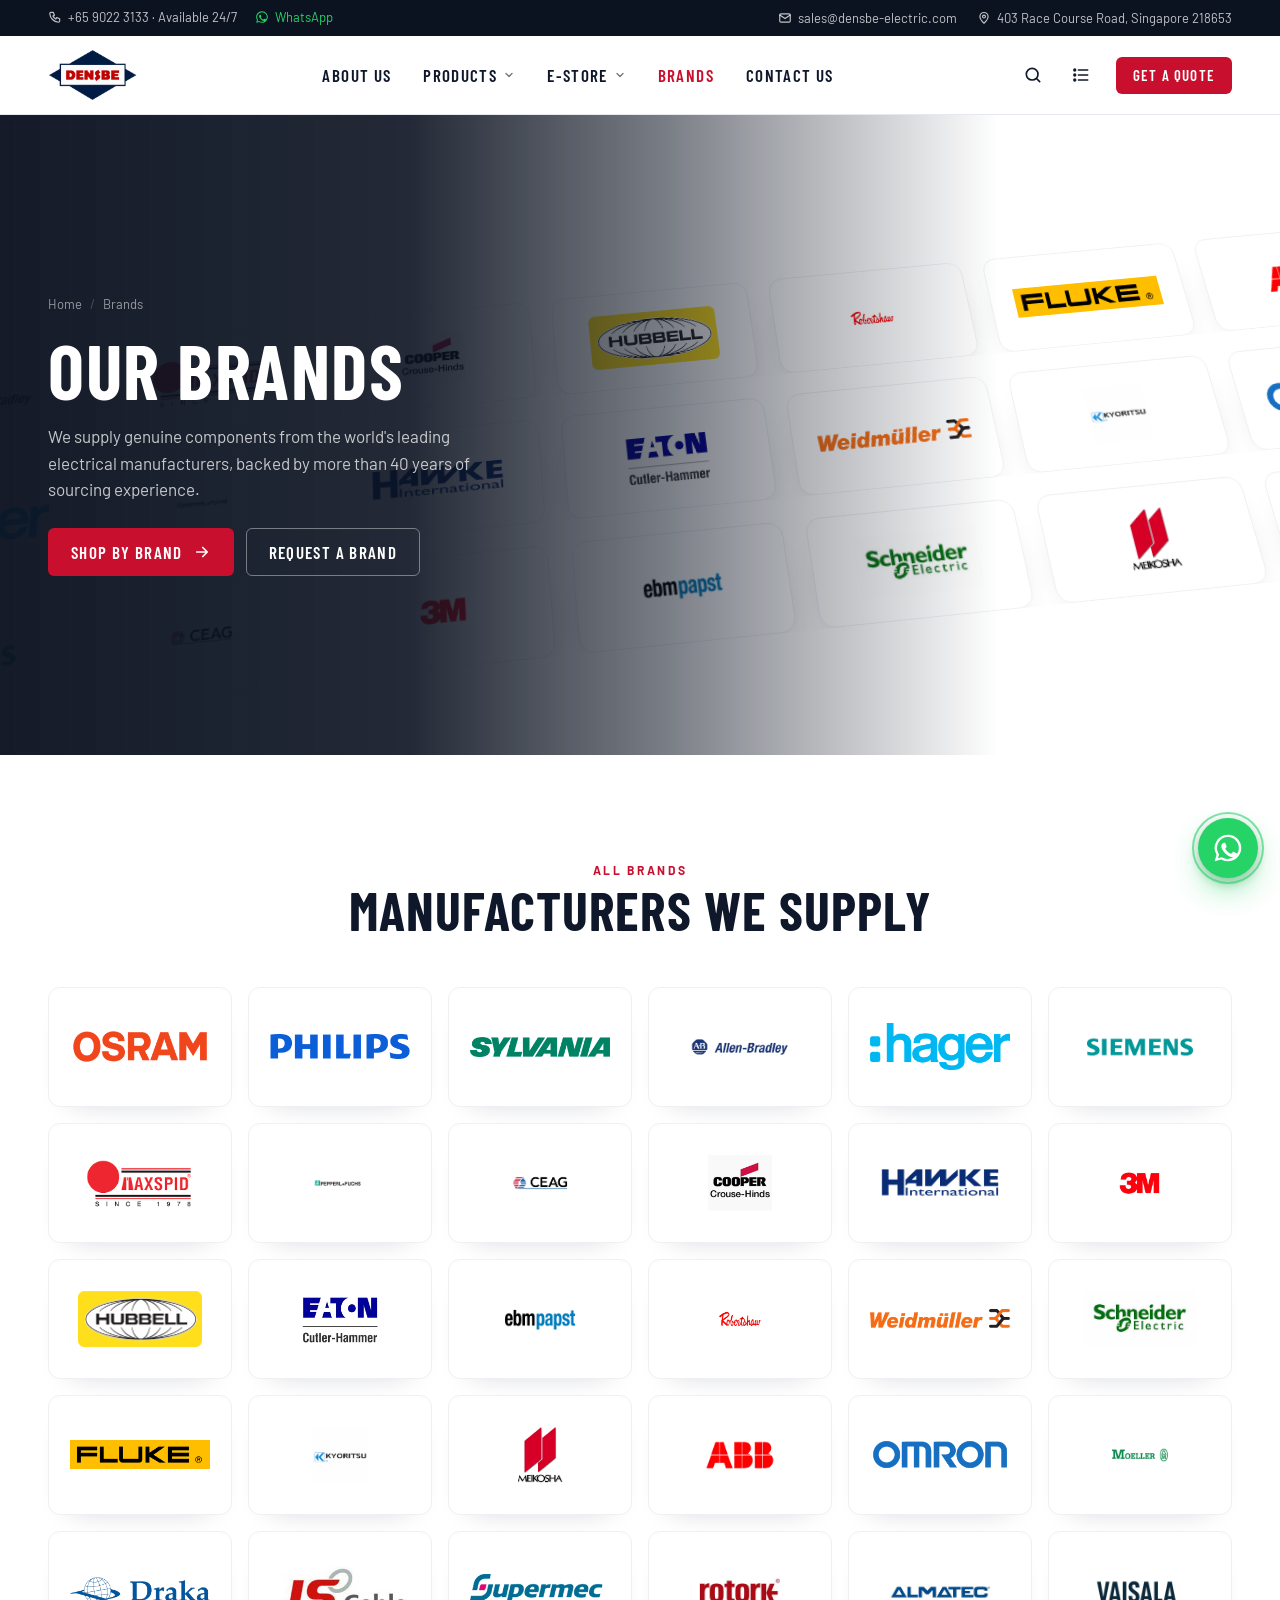
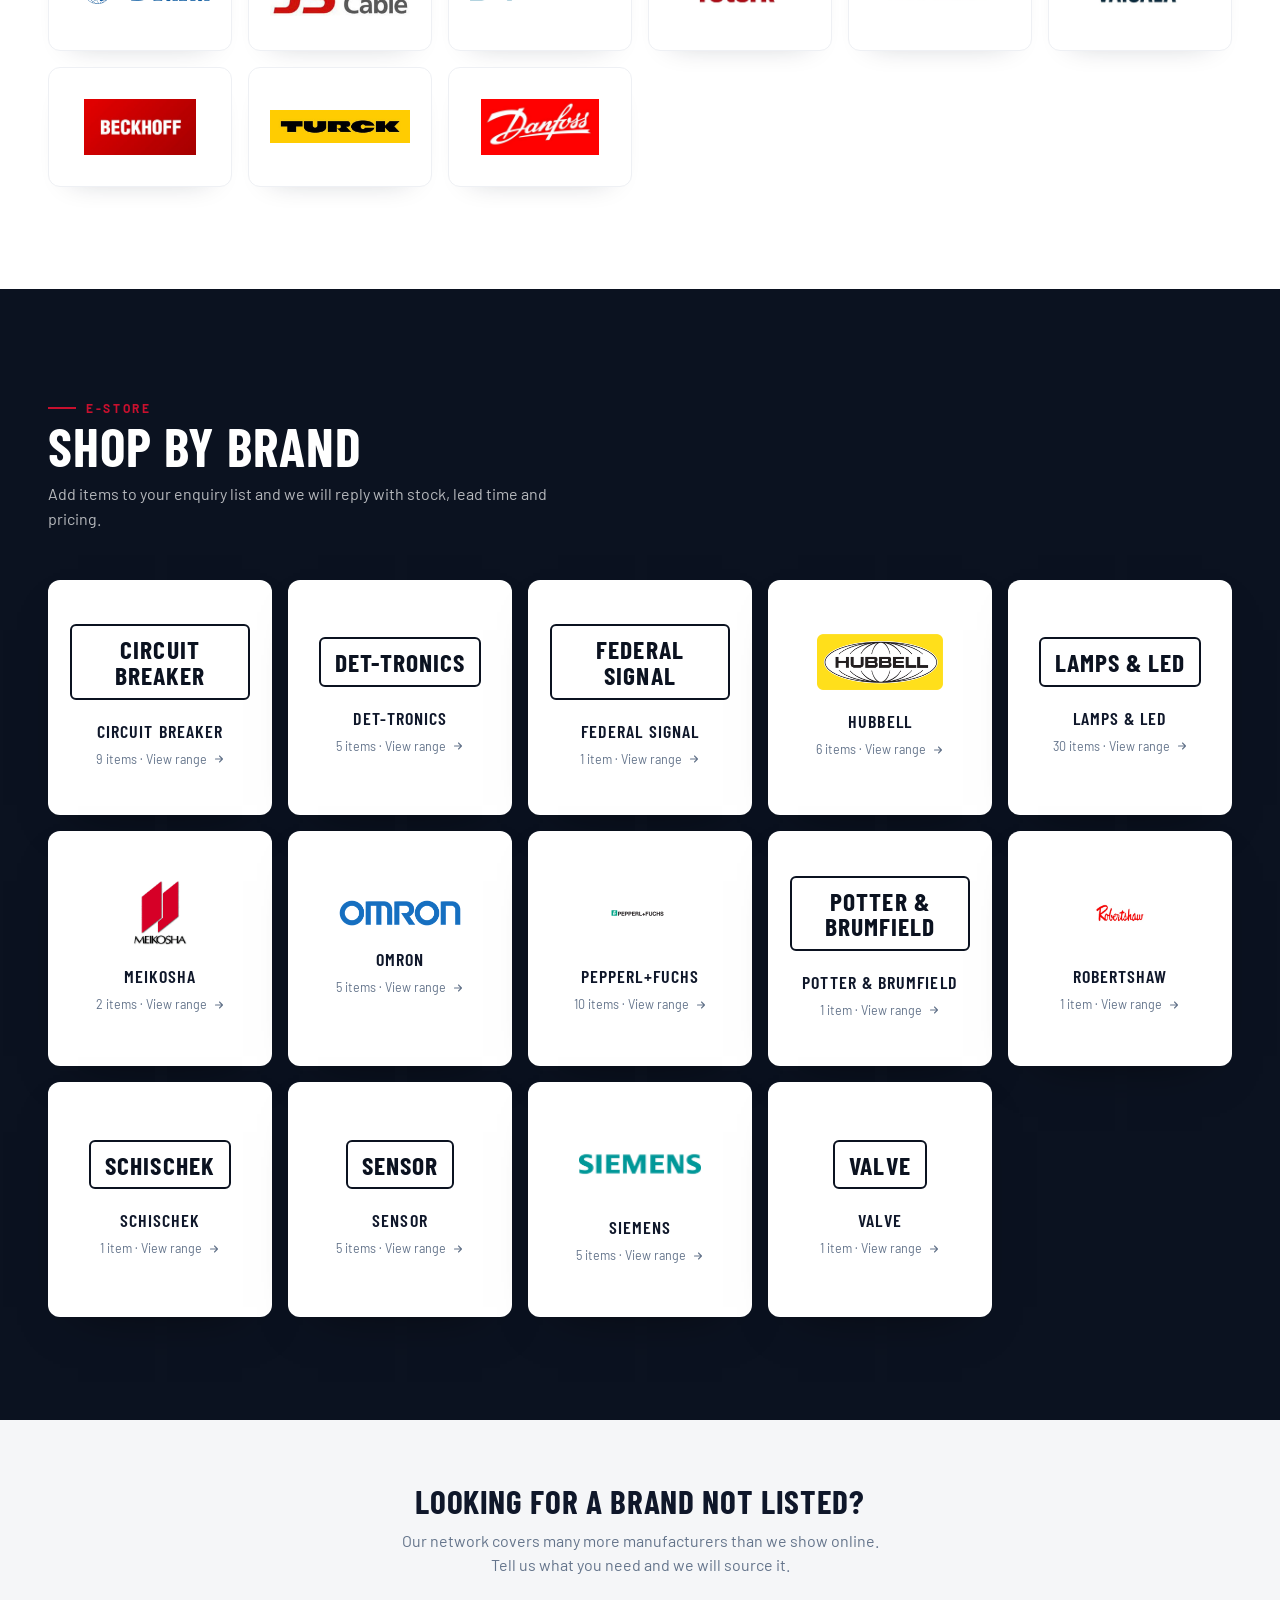
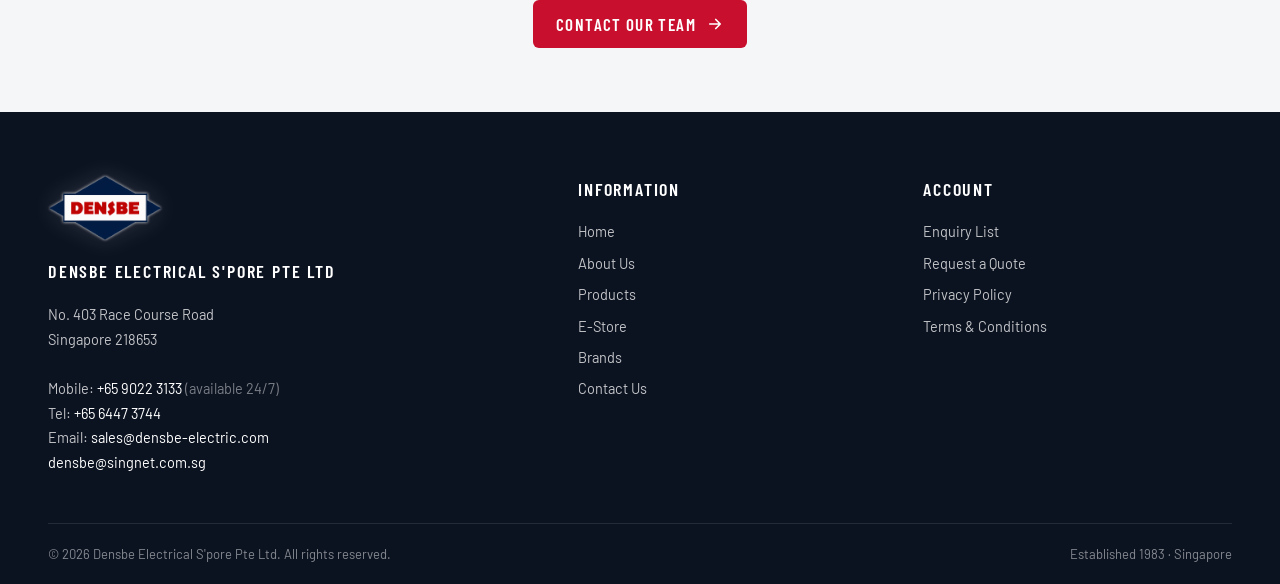
<file: brands.html>
<!DOCTYPE html>
<html lang="en">
<head>
<meta charset="UTF-8">
<meta name="viewport" content="width=device-width, initial-scale=1">
<link rel="icon" type="image/png" href="favicon.png"><link rel="apple-touch-icon" href="assets/site/apple-touch-icon.png">
<link rel="preconnect" href="https://fonts.googleapis.com"><link rel="preconnect" href="https://fonts.gstatic.com" crossorigin>
<link href="https://fonts.googleapis.com/css2?family=Barlow+Condensed:wght@500;600;700&family=Barlow:wght@400;500;600;700&display=swap" rel="stylesheet">
<link rel="stylesheet" href="style.css?v=202609251910">
<title>Our Brands | Densbe Electrical</title>
<meta name="description" content="Densbe Electrical supplies genuine products from Siemens, Hubbell, Omron, Osram, Philips, Pepperl+Fuchs, Det-Tronics, Federal Signal, ABB, Eaton, Fluke and many more.">
</head>
<body>
<div id="site-header"></div>
<section class="brand-hero">
  <div class="logo-wall" data-logo-wall data-tilt="0.35"></div>
  <div class="bh-overlay"></div>
  <div class="container bh-content">
    <div class="crumbs"><a href="index.html">Home</a><span>Brands</span></div>
    <h1>Our brands</h1>
    <p>We supply genuine components from the world's leading electrical manufacturers, backed by more than 40 years of sourcing experience.</p>
    <div class="bh-actions"><a class="btn btn-red" href="products.html?group=estore">Shop by brand <svg viewBox="0 0 24 24" fill="none" stroke="currentColor" stroke-width="2.2" stroke-linecap="round" stroke-linejoin="round"><path d="M5 12h14M13 6l6 6-6 6"/></svg></a><a class="btn btn-outline" href="contact.html">Request a brand</a></div>
  </div>
</section>
<section class="section"><div class="container">
  <div class="section-head center reveal"><div><span class="eyebrow no-dash">All brands</span><h2 class="h-lg">Manufacturers we supply</h2></div></div>
  <div class="brand-grid" id="brand-grid"></div>
</div></section>
<section class="section dark"><div class="container">
  <div class="section-head reveal"><div><span class="eyebrow">E-Store</span><h2 class="h-lg">Shop by brand</h2><p>Add items to your enquiry list and we will reply with stock, lead time and pricing.</p></div></div>
  <div class="estore-grid reveal" id="brand-estore"></div>
</div></section>
<section class="section-tight paper"><div class="container" style="text-align:center">
  <h2 class="h-md">Looking for a brand not listed?</h2><p style="color:var(--muted);margin:10px auto 22px;max-width:56ch">Our network covers many more manufacturers than we show online. Tell us what you need and we will source it.</p>
  <a class="btn btn-red" href="contact.html">Contact our team <svg viewBox="0 0 24 24" fill="none" stroke="currentColor" stroke-width="2.2" stroke-linecap="round" stroke-linejoin="round"><path d="M5 12h14M13 6l6 6-6 6"/></svg></a>
</div></section>
<div id="site-footer"></div>
<script src="data.js?v=202609241626"></script>
<script src="main.js?v=202609251911"></script>
</body>
</html>
</file>
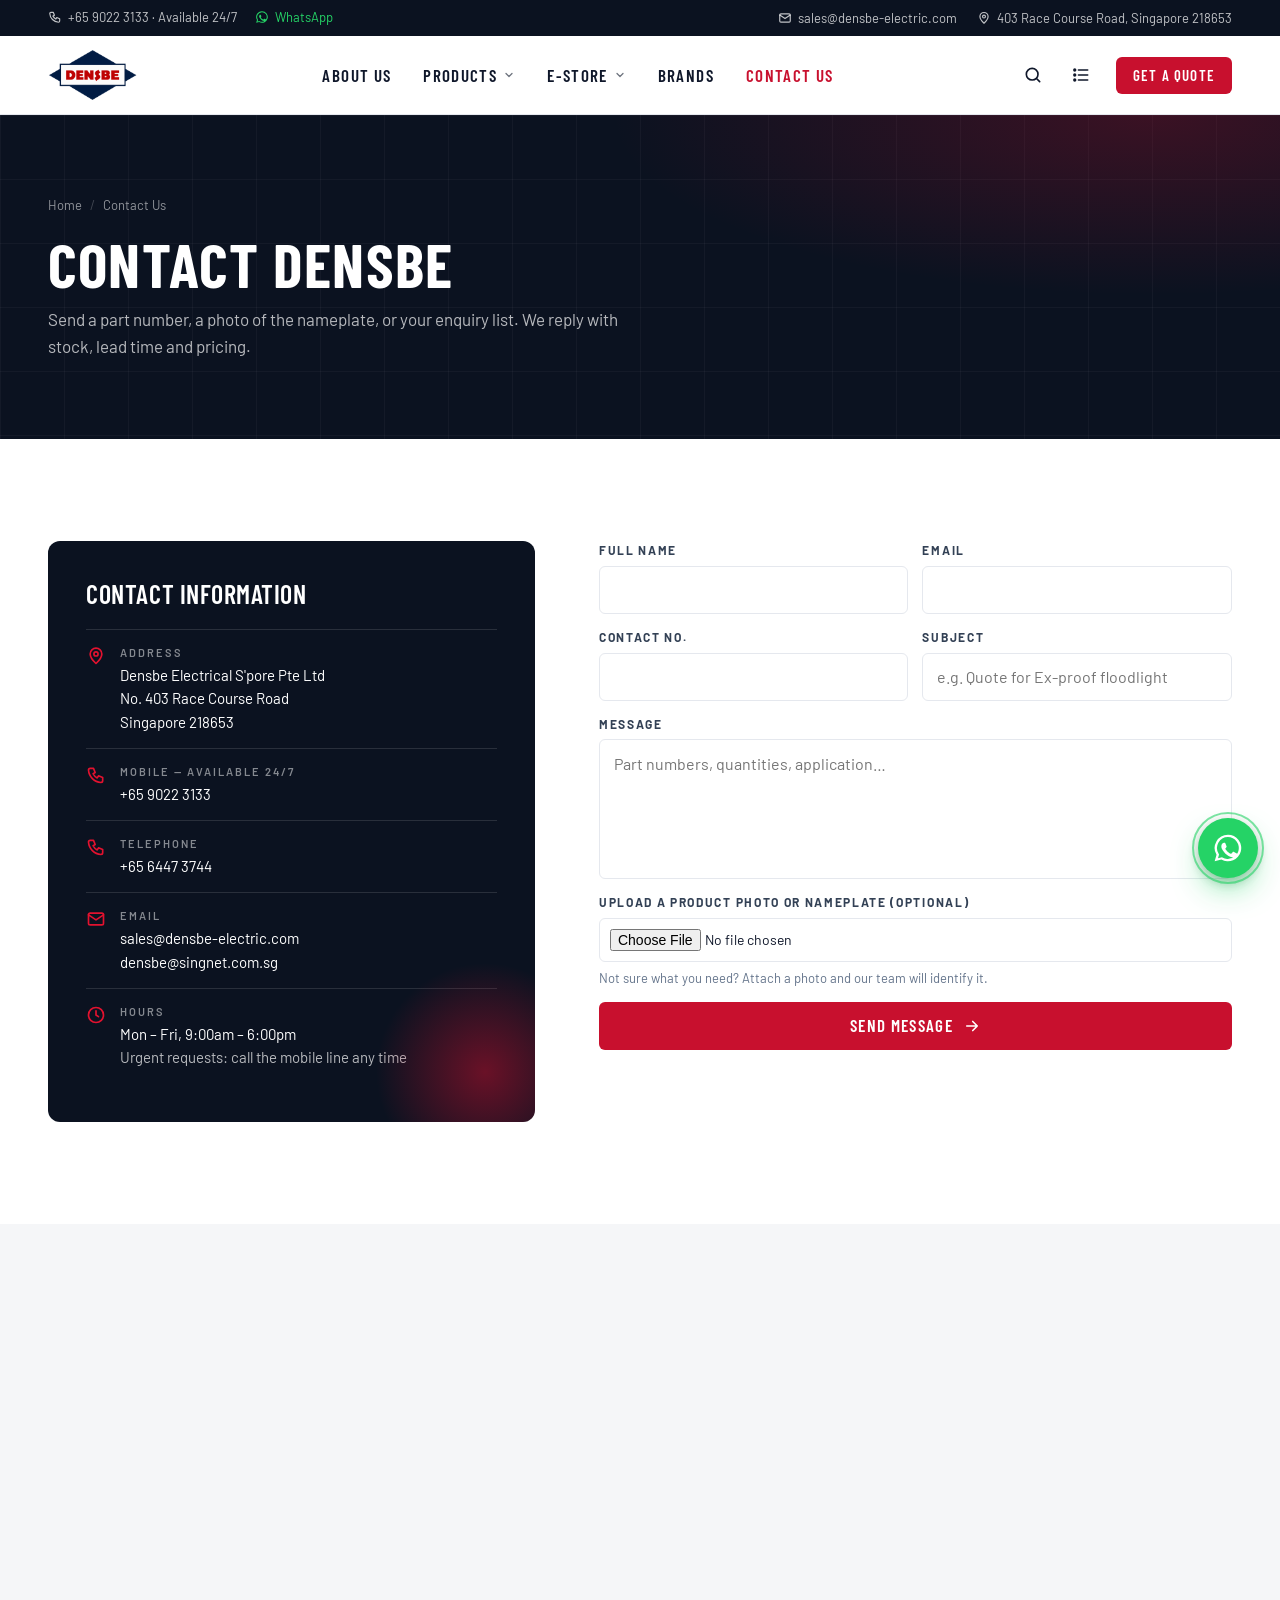
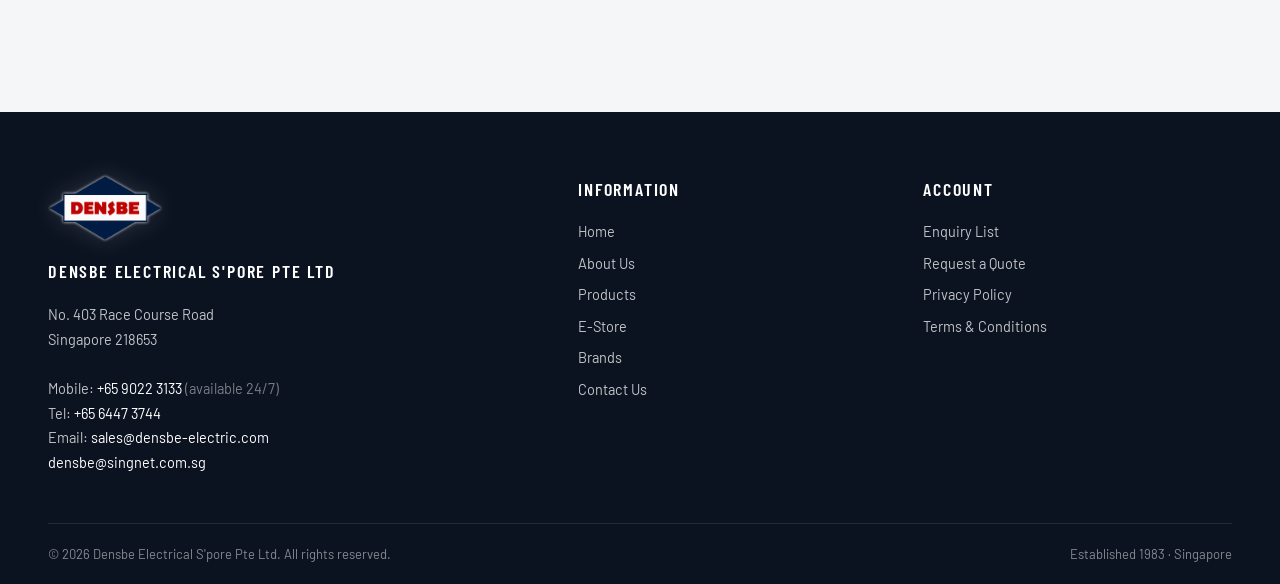
<file: contact.html>
<!DOCTYPE html>
<html lang="en">
<head>
<meta charset="UTF-8">
<meta name="viewport" content="width=device-width, initial-scale=1">
<link rel="icon" type="image/png" href="favicon.png"><link rel="apple-touch-icon" href="assets/site/apple-touch-icon.png">
<link rel="preconnect" href="https://fonts.googleapis.com"><link rel="preconnect" href="https://fonts.gstatic.com" crossorigin>
<link href="https://fonts.googleapis.com/css2?family=Barlow+Condensed:wght@500;600;700&family=Barlow:wght@400;500;600;700&display=swap" rel="stylesheet">
<link rel="stylesheet" href="style.css?v=202609251910">
<title>Contact Us | Densbe Electrical</title>
<meta name="description" content="Contact Densbe Electrical Singapore. No. 403 Race Course Road, Singapore 218653. Mobile +65 9022 3133 (24/7), Tel +65 6447 3744, sales@densbe-electric.com.">
</head>
<body>
<div id="site-header"></div>
<section class="page-hero"><div class="container">
  <div class="crumbs"><a href="index.html">Home</a><span>Contact Us</span></div>
  <h1>Contact Densbe</h1><p>Send a part number, a photo of the nameplate, or your enquiry list. We reply with stock, lead time and pricing.</p>
</div></section>
<section class="section"><div class="container contact-grid">
  <div class="info-card reveal"><h3>Contact information</h3>
    <div class="info-row"><svg viewBox="0 0 24 24" fill="none" stroke="currentColor" stroke-width="2" stroke-linecap="round" stroke-linejoin="round"><path d="M12 21s7-6.5 7-11.5a7 7 0 1 0-14 0C5 14.5 12 21 12 21z"/><circle cx="12" cy="9.5" r="2.5"/></svg><div><b>Address</b>Densbe Electrical S'pore Pte Ltd<br>No. 403 Race Course Road<br>Singapore 218653</div></div>
    <div class="info-row"><svg viewBox="0 0 24 24" fill="none" stroke="currentColor" stroke-width="2" stroke-linecap="round" stroke-linejoin="round"><path d="M5 4h4l2 5-2.5 1.5a11 11 0 0 0 5 5L15 13l5 2v4a2 2 0 0 1-2 2A16 16 0 0 1 3 6a2 2 0 0 1 2-2"/></svg><div><b>Mobile — available 24/7</b><a href="tel:+6590223133">+65 9022 3133</a></div></div>
    <div class="info-row"><svg viewBox="0 0 24 24" fill="none" stroke="currentColor" stroke-width="2" stroke-linecap="round" stroke-linejoin="round"><path d="M5 4h4l2 5-2.5 1.5a11 11 0 0 0 5 5L15 13l5 2v4a2 2 0 0 1-2 2A16 16 0 0 1 3 6a2 2 0 0 1 2-2"/></svg><div><b>Telephone</b><a href="tel:+6564473744">+65 6447 3744</a></div></div>
    <div class="info-row"><svg viewBox="0 0 24 24" fill="none" stroke="currentColor" stroke-width="2" stroke-linecap="round" stroke-linejoin="round"><rect x="3" y="5" width="18" height="14" rx="2"/><path d="m3 7 9 6 9-6"/></svg><div><b>Email</b><a href="mailto:sales@densbe-electric.com">sales@densbe-electric.com</a><br><a href="mailto:densbe@singnet.com.sg">densbe@singnet.com.sg</a></div></div>
    <div class="info-row"><svg viewBox="0 0 24 24" fill="none" stroke="currentColor" stroke-width="2" stroke-linecap="round"><circle cx="12" cy="12" r="9"/><path d="M12 7v5l3 2"/></svg><div><b>Hours</b>Mon – Fri, 9:00am – 6:00pm<br><span style="opacity:.7">Urgent requests: call the mobile line any time</span></div></div>
  </div>
  <div>
    <div id="enq-preview" style="display:none;background:var(--paper);border:1px solid var(--line);border-radius:var(--radius-lg);padding:16px;margin-bottom:18px"></div>
    <form class="form reveal" data-d="1" id="contact-form" enctype="multipart/form-data">
      <div class="field"><label for="c-name">Full name</label><input id="c-name" name="name" required></div>
      <div class="field"><label for="c-email">Email</label><input id="c-email" name="email" type="email" required></div>
      <div class="field"><label for="c-contact">Contact no.</label><input id="c-contact" name="contact"></div>
      <div class="field"><label for="c-subject">Subject</label><input id="c-subject" name="subject" placeholder="e.g. Quote for Ex-proof floodlight"></div>
      <div class="field full"><label for="c-msg">Message</label><textarea id="c-msg" name="message" required placeholder="Part numbers, quantities, application…"></textarea></div>
      <div class="field full" id="identify"><label for="c-photo">Upload a product photo or nameplate (optional)</label><input id="c-photo" name="photo" type="file" accept="image/*,.pdf"><span class="form-note">Not sure what you need? Attach a photo and our team will identify it.</span></div>
      <div class="form-ok" id="form-ok"></div>
      <div class="field full"><button class="btn btn-red" type="submit">Send message <svg viewBox="0 0 24 24" fill="none" stroke="currentColor" stroke-width="2.2" stroke-linecap="round" stroke-linejoin="round"><path d="M5 12h14M13 6l6 6-6 6"/></svg></button></div>
    </form>
  </div>
</div></section>
<section class="section-tight paper"><div class="container">
  <iframe title="Map to Densbe Electrical" src="https://www.google.com/maps?q=403+Race+Course+Road+Singapore+218653&output=embed" width="100%" height="360" style="border:0;border-radius:var(--radius-lg);display:block;filter:grayscale(.2)" loading="lazy" referrerpolicy="no-referrer-when-downgrade"></iframe>
</div></section>
<div id="site-footer"></div>
<script src="data.js?v=202609241626"></script>
<script src="main.js?v=202609251911"></script>
</body>
</html>
</file>
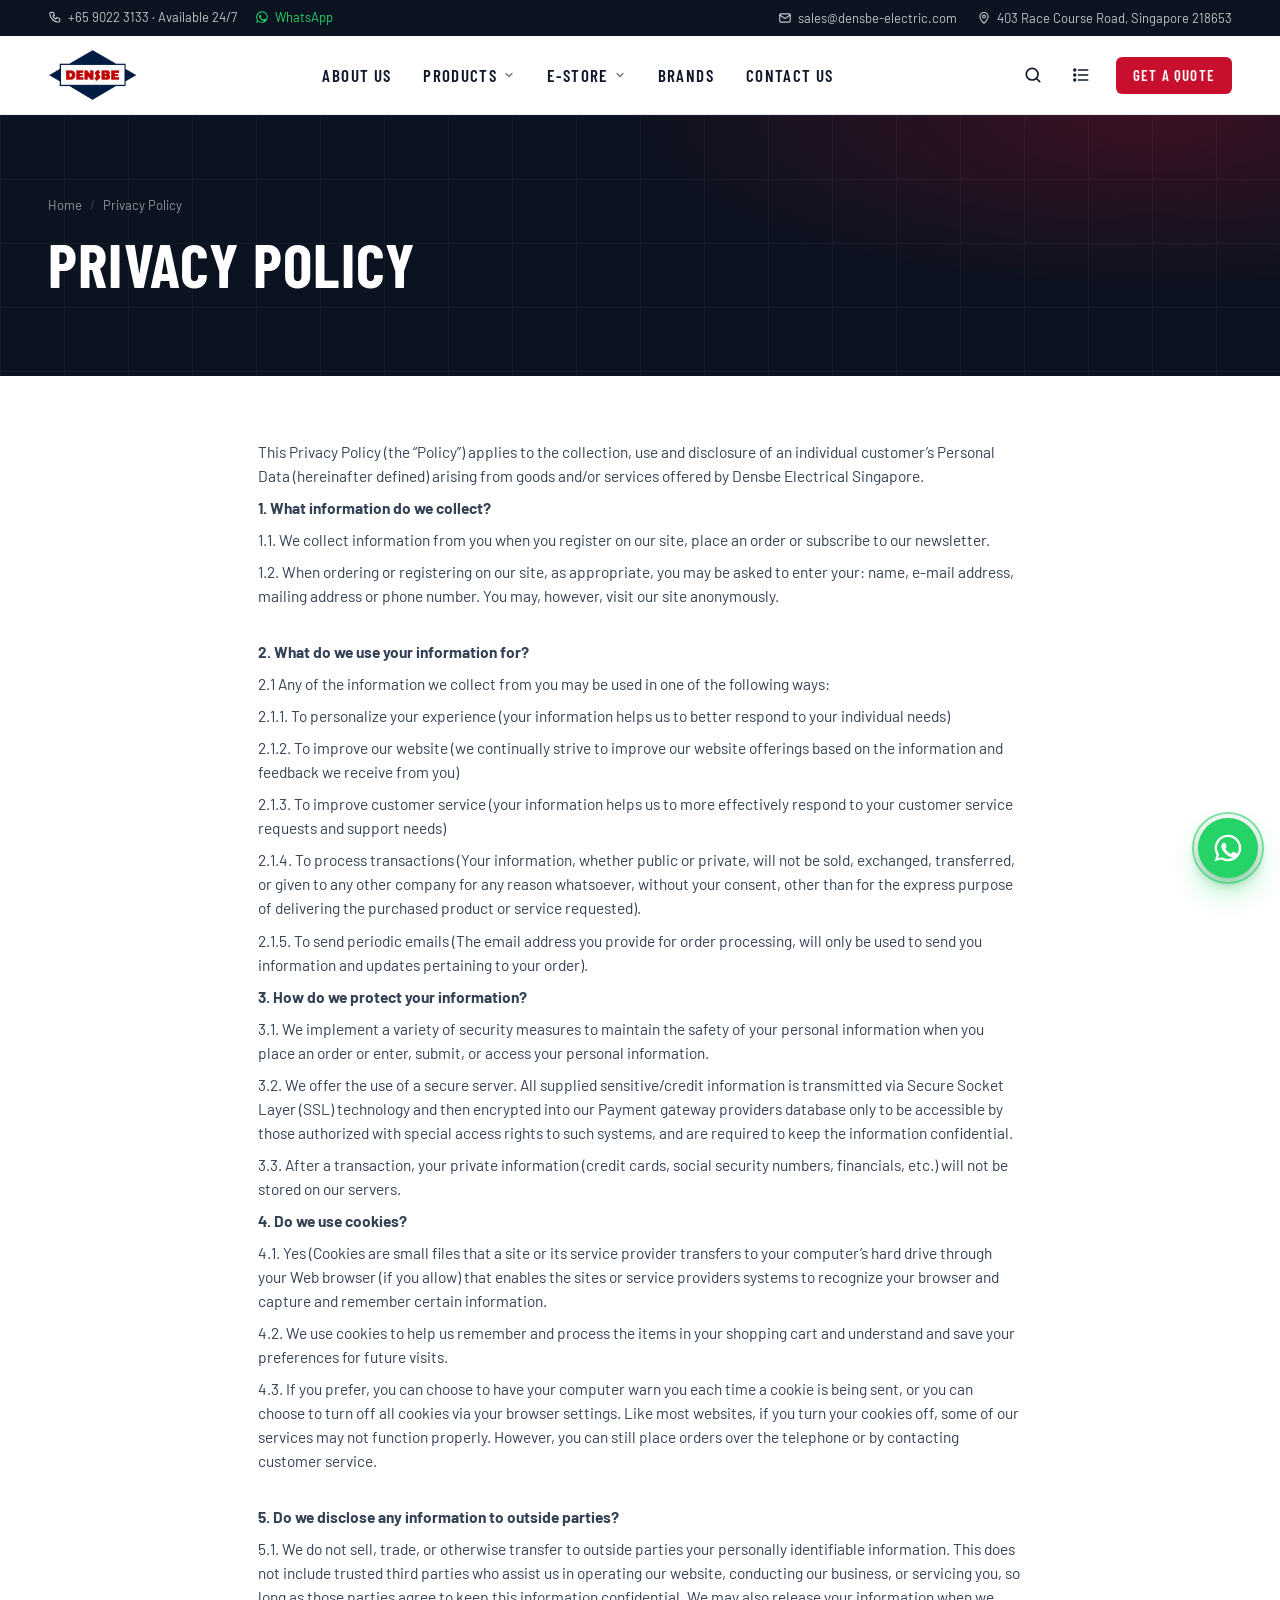
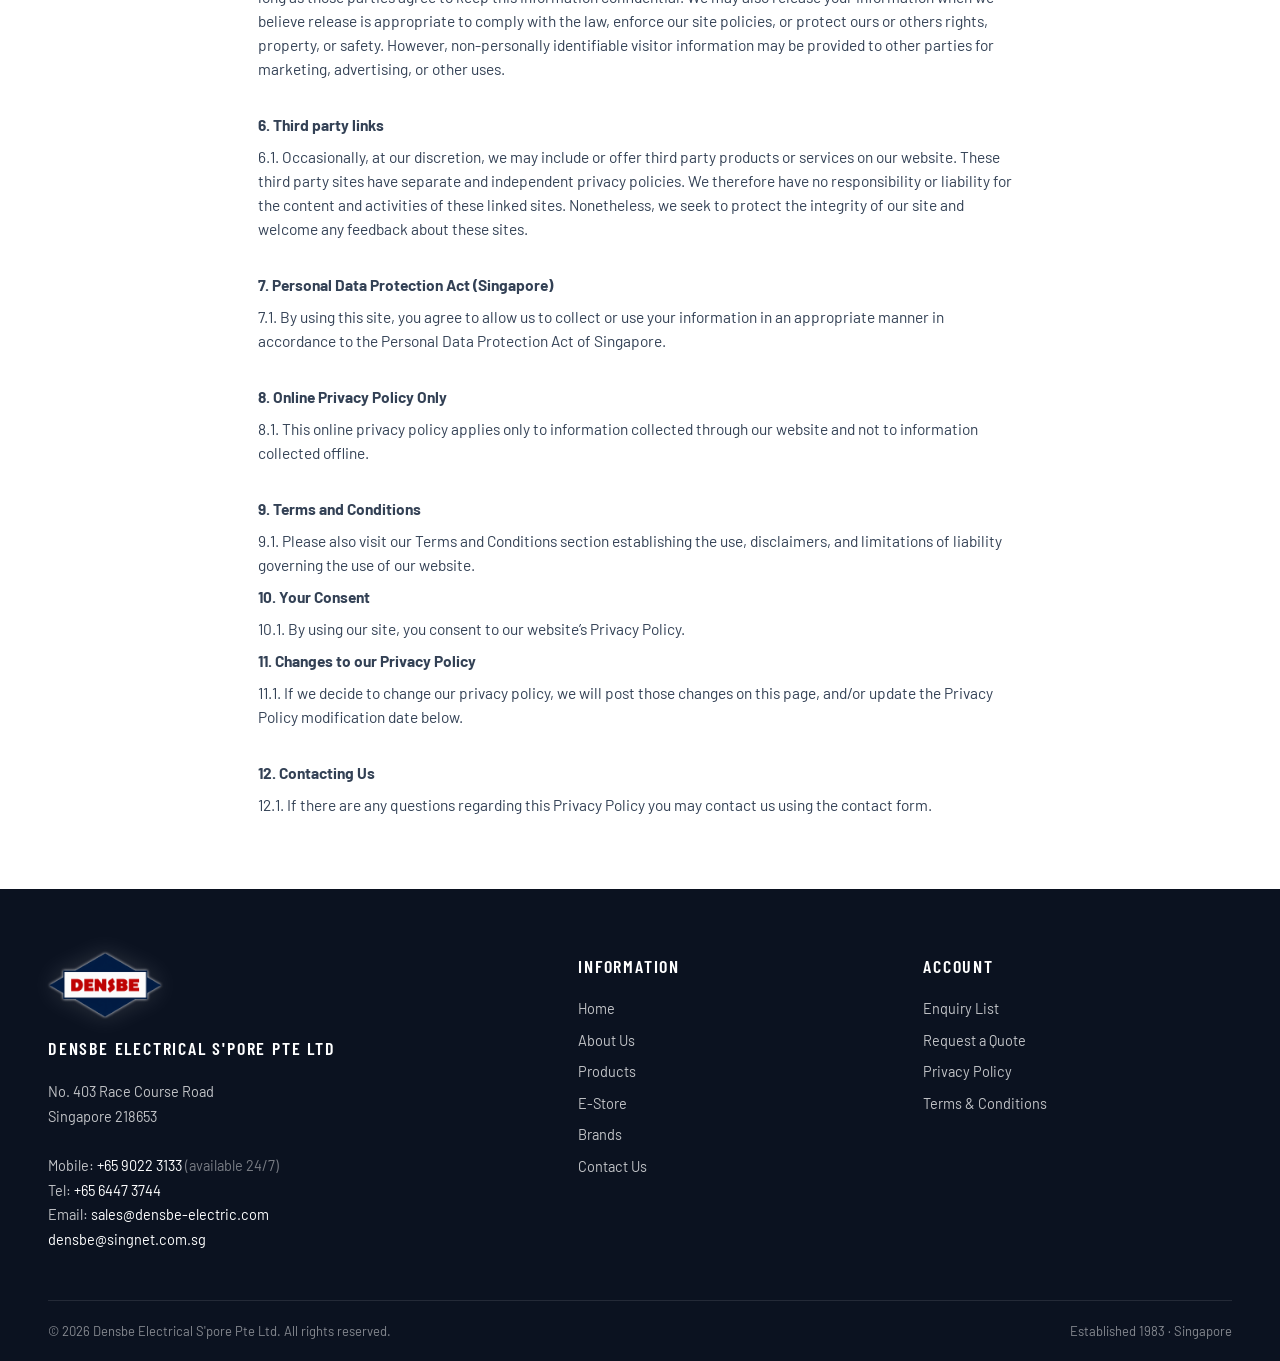
<file: privacy.html>
<!DOCTYPE html>
<html lang="en">
<head>
<meta charset="UTF-8">
<meta name="viewport" content="width=device-width, initial-scale=1">
<link rel="icon" type="image/png" href="favicon.png"><link rel="apple-touch-icon" href="assets/site/apple-touch-icon.png">
<link rel="preconnect" href="https://fonts.googleapis.com"><link rel="preconnect" href="https://fonts.gstatic.com" crossorigin>
<link href="https://fonts.googleapis.com/css2?family=Barlow+Condensed:wght@500;600;700&family=Barlow:wght@400;500;600;700&display=swap" rel="stylesheet">
<link rel="stylesheet" href="style.css?v=202609251910">
<title>Privacy Policy | Densbe Electrical</title>
</head>
<body>
<div id="site-header"></div>
<section class="page-hero"><div class="container"><div class="crumbs"><a href="index.html">Home</a><span>Privacy Policy</span></div><h1>Privacy Policy</h1></div></section>
<section class="section-tight"><div class="container" style="max-width:860px"><div class="pd"><div class="desc" style="border:0;padding:0;grid-column:1/-1">
<p>This Privacy Policy (the “Policy”) applies to the collection, use and disclosure of an individual customer’s Personal Data (hereinafter defined) arising from goods and/or services offered by Densbe Electrical Singapore.</p>  <p><strong>1. What information do we collect?</strong></p> <p>1.1. We collect information from you when you register on our site, place an order or subscribe to our newsletter.</p> <p>1.2. When ordering or registering on our site, as appropriate, you may be asked to enter your: name, e-mail address, mailing address or phone number. You may, however, visit our site anonymously.</p> <p><br /> <strong>2. What do we use your information for?</strong></p> <p>2.1 Any of the information we collect from you may be used in one of the following ways:</p> <p>2.1.1. To personalize your experience (your information helps us to better respond to your individual needs)</p> <p>2.1.2. To improve our website (we continually strive to improve our website offerings based on the information and feedback we receive from you)</p> <p>2.1.3. To improve customer service (your information helps us to more effectively respond to your customer service requests and support needs)</p> <p>2.1.4. To process transactions (Your information, whether public or private, will not be sold, exchanged, transferred, or given to any other company for any reason whatsoever, without your consent, other than for the express purpose of delivering the purchased product or service requested).</p> <p>2.1.5. To send periodic emails (The email address you provide for order processing, will only be used to send you information and updates pertaining to your order).</p>  <p><strong>3. How do we protect your information?</strong></p> <p>3.1. We implement a variety of security measures to maintain the safety of your personal information when you place an order or enter, submit, or access your personal information.</p> <p>3.2. We offer the use of a secure server. All supplied sensitive/credit information is transmitted via Secure Socket Layer (SSL) technology and then encrypted into our Payment gateway providers database only to be accessible by those authorized with special access rights to such systems, and are required to keep the information confidential.</p> <p>3.3. After a transaction, your private information (credit cards, social security numbers, financials, etc.) will not be stored on our servers.</p>  <p><strong>4. Do we use cookies?</strong></p> <p>4.1. Yes (Cookies are small files that a site or its service provider transfers to your computer’s hard drive through your Web browser (if you allow) that enables the sites or service providers systems to recognize your browser and capture and remember certain information.</p> <p>4.2. We use cookies to help us remember and process the items in your shopping cart and understand and save your preferences for future visits.</p> <p>4.3. If you prefer, you can choose to have your computer warn you each time a cookie is being sent, or you can choose to turn off all cookies via your browser settings. Like most websites, if you turn your cookies off, some of our services may not function properly. However, you can still place orders over the telephone or by contacting customer service.<br />
 </p> <p><strong>5. Do we disclose any information to outside parties?</strong></p> <p>5.1. We do not sell, trade, or otherwise transfer to outside parties your personally identifiable information. This does not include trusted third parties who assist us in operating our website, conducting our business, or servicing you, so long as those parties agree to keep this information confidential. We may also release your information when we believe release is appropriate to comply with the law, enforce our site policies, or protect ours or others rights, property, or safety. However, non-personally identifiable visitor information may be provided to other parties for marketing, advertising, or other uses.</p> <p><br /> <strong>6. Third party links</strong></p> <p>6.1. Occasionally, at our discretion, we may include or offer third party products or services on our website. These third party sites have separate and independent privacy policies. We therefore have no responsibility or liability for the content and activities of these linked sites. Nonetheless, we seek to protect the integrity of our site and welcome any feedback about these sites.</p> <p><br /> <strong>7. Personal Data Protection Act (Singapore)</strong></p> <p>7.1. By using this site, you agree to allow us to collect or use your information in an appropriate manner in accordance to the Personal Data Protection Act of Singapore.</p> <p><br /> <strong>8. Online Privacy Policy Only</strong></p> <p>8.1. This online privacy policy applies only to information collected through our website and not to information collected offline.</p> <p><br /> <strong>9. Terms and Conditions</strong></p> <p>9.1. Please also visit our Terms and Conditions section establishing the use, disclaimers, and limitations of liability governing the use of our website.</p>  <p><strong>10. Your Consent</strong></p> <p>10.1. By using our site, you consent to our website’s Privacy Policy.</p>  <p><strong>11. Changes to our Privacy Policy</strong></p> <p>11.1. If we decide to change our privacy policy, we will post those changes on this page, and/or update the Privacy Policy modification date below.</p> <p><br /> <strong>12. Contacting Us</strong></p> <p>12.1. If there are any questions regarding this Privacy Policy you may contact us using the contact form.</p>
</div></div></div></section>
<div id="site-footer"></div>
<script src="data.js?v=202609241626"></script>
<script src="main.js?v=202609251911"></script>
</body>
</html>
</file>
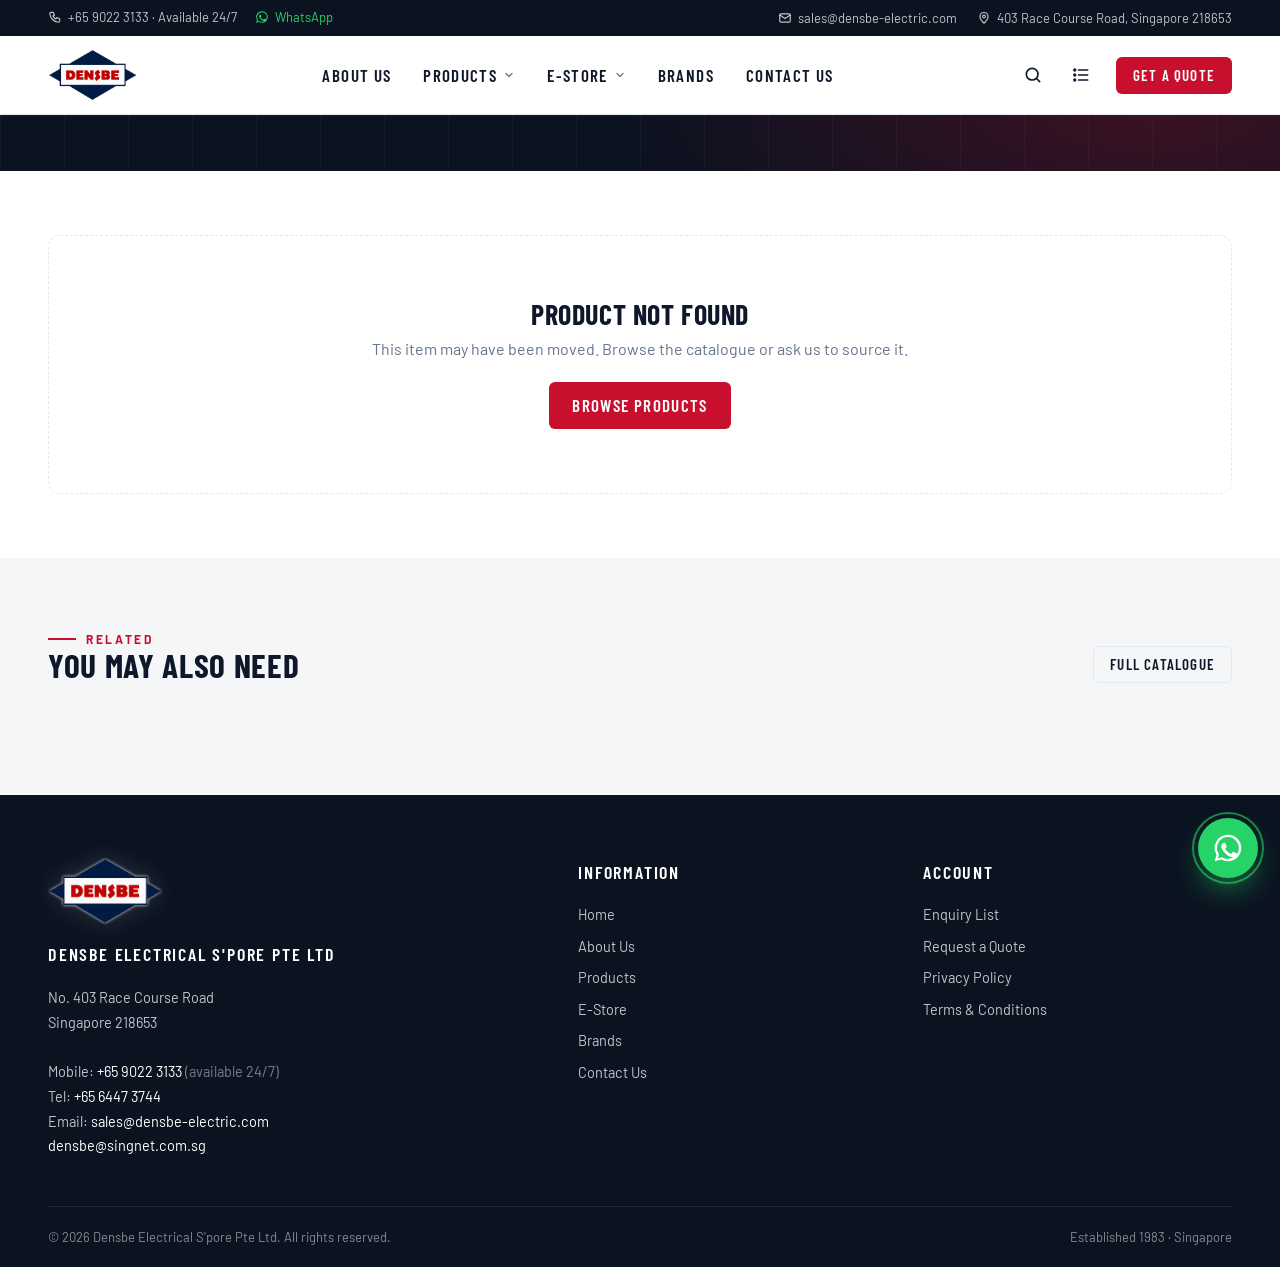
<file: product.html>
<!DOCTYPE html>
<html lang="en">
<head>
<meta charset="UTF-8">
<meta name="viewport" content="width=device-width, initial-scale=1">
<link rel="icon" type="image/png" href="favicon.png"><link rel="apple-touch-icon" href="assets/site/apple-touch-icon.png">
<link rel="preconnect" href="https://fonts.googleapis.com"><link rel="preconnect" href="https://fonts.gstatic.com" crossorigin>
<link href="https://fonts.googleapis.com/css2?family=Barlow+Condensed:wght@500;600;700&family=Barlow:wght@400;500;600;700&display=swap" rel="stylesheet">
<link rel="stylesheet" href="style.css?v=202609251910">
<title>Product | Densbe Electrical</title>
</head>
<body>
<div id="site-header"></div>
<section class="page-hero" style="padding:28px 0"><div class="container"><div class="crumbs" id="pd-crumb" style="margin:0"></div></div></section>
<section class="section-tight"><div class="container pd" id="pd"></div></section>
<section class="section-tight paper" id="pd-related-sec"><div class="container">
  <div class="section-head"><div><span class="eyebrow">Related</span><h2 class="h-md">You may also need</h2></div><a class="btn btn-ghost btn-sm" href="products.html">Full catalogue</a></div>
  <div class="prod-grid" id="pd-related"></div>
</div></section>
<div id="site-footer"></div>
<script src="data.js?v=202609241626"></script>
<script src="main.js?v=202609251911"></script>
</body>
</html>
</file>
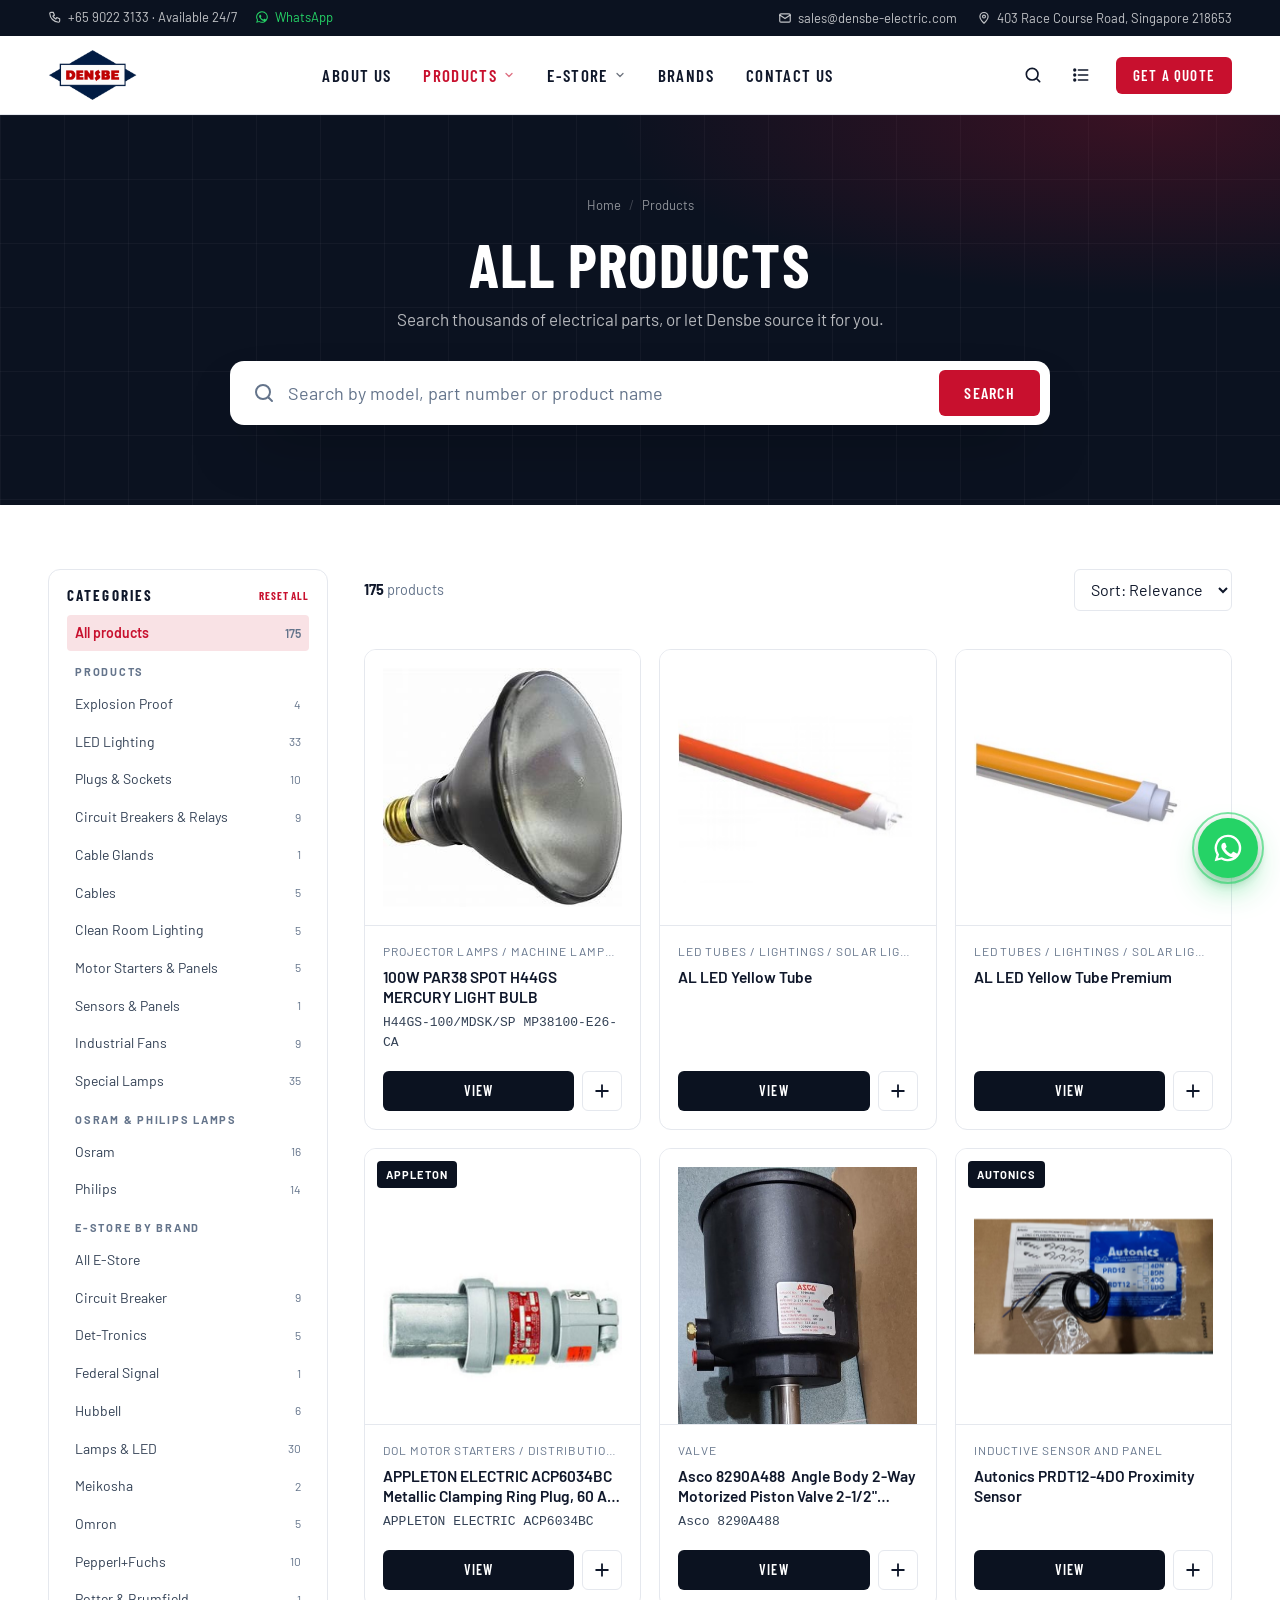
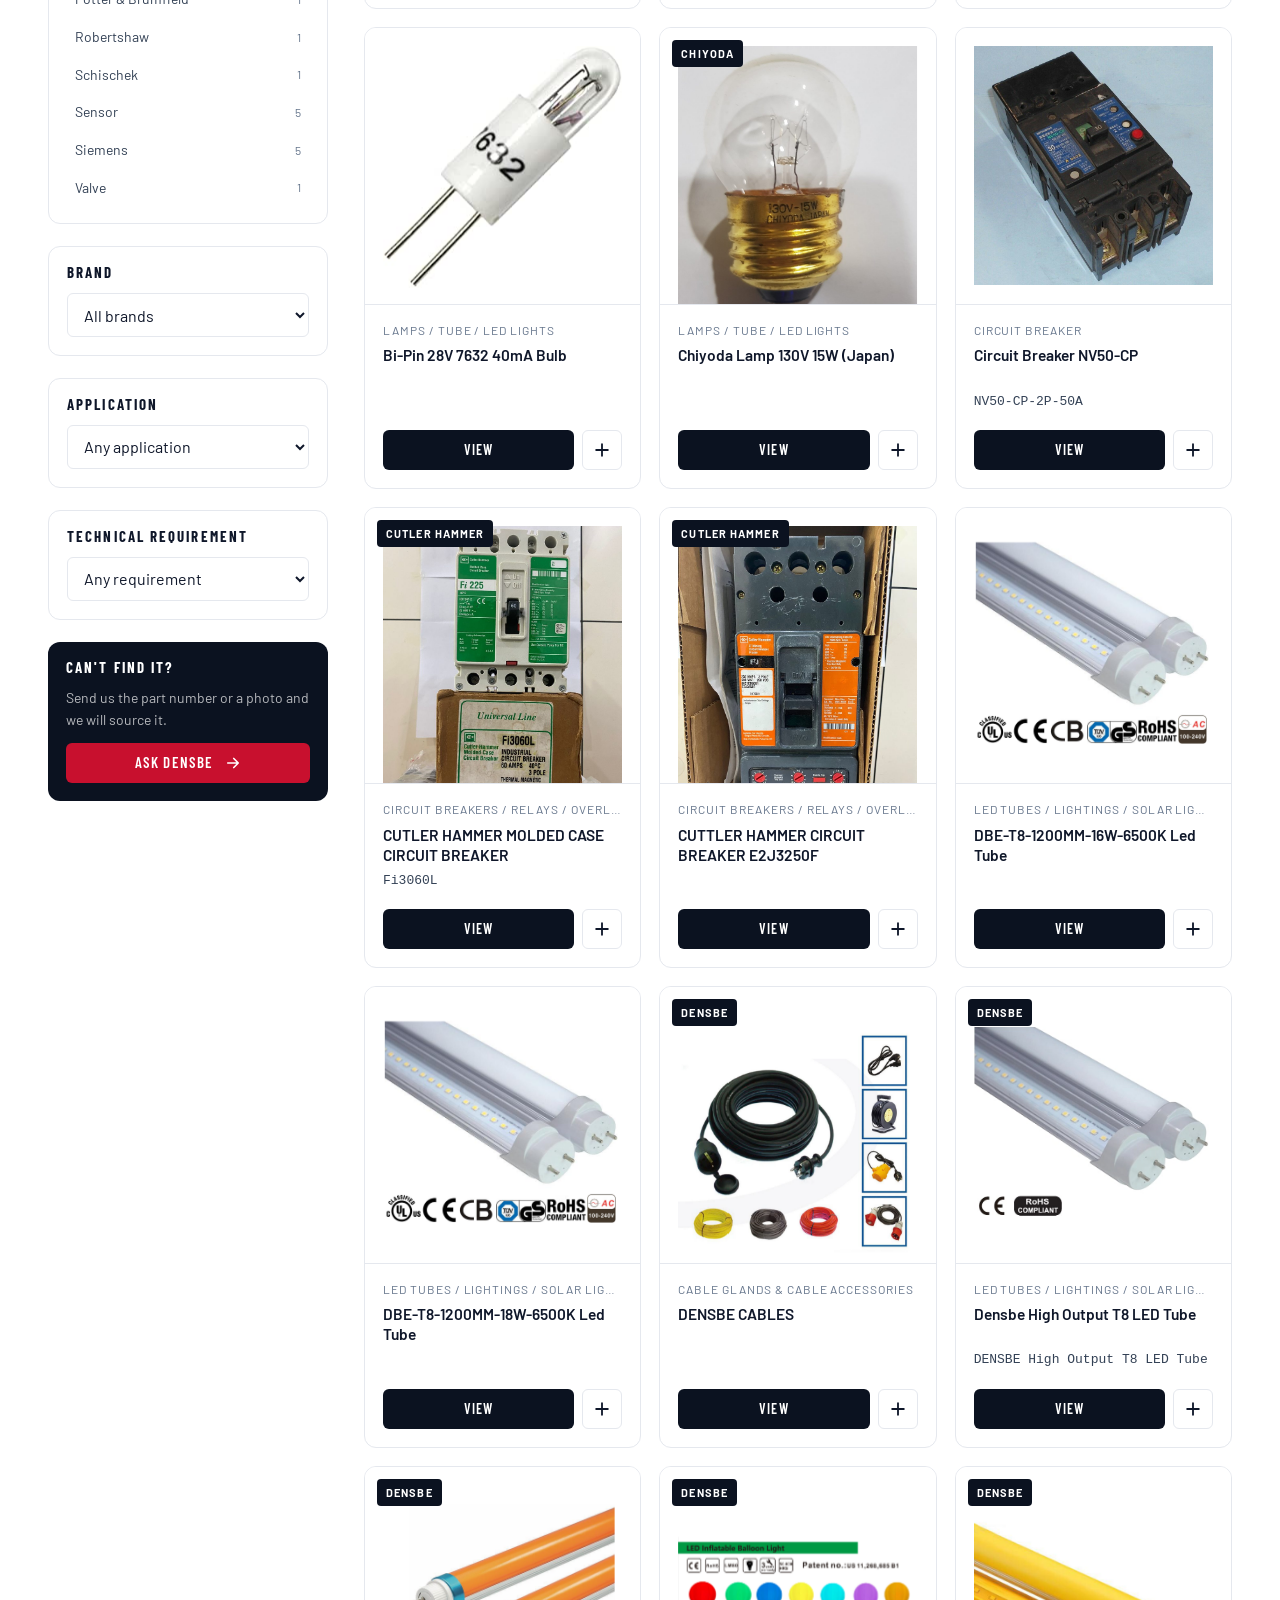
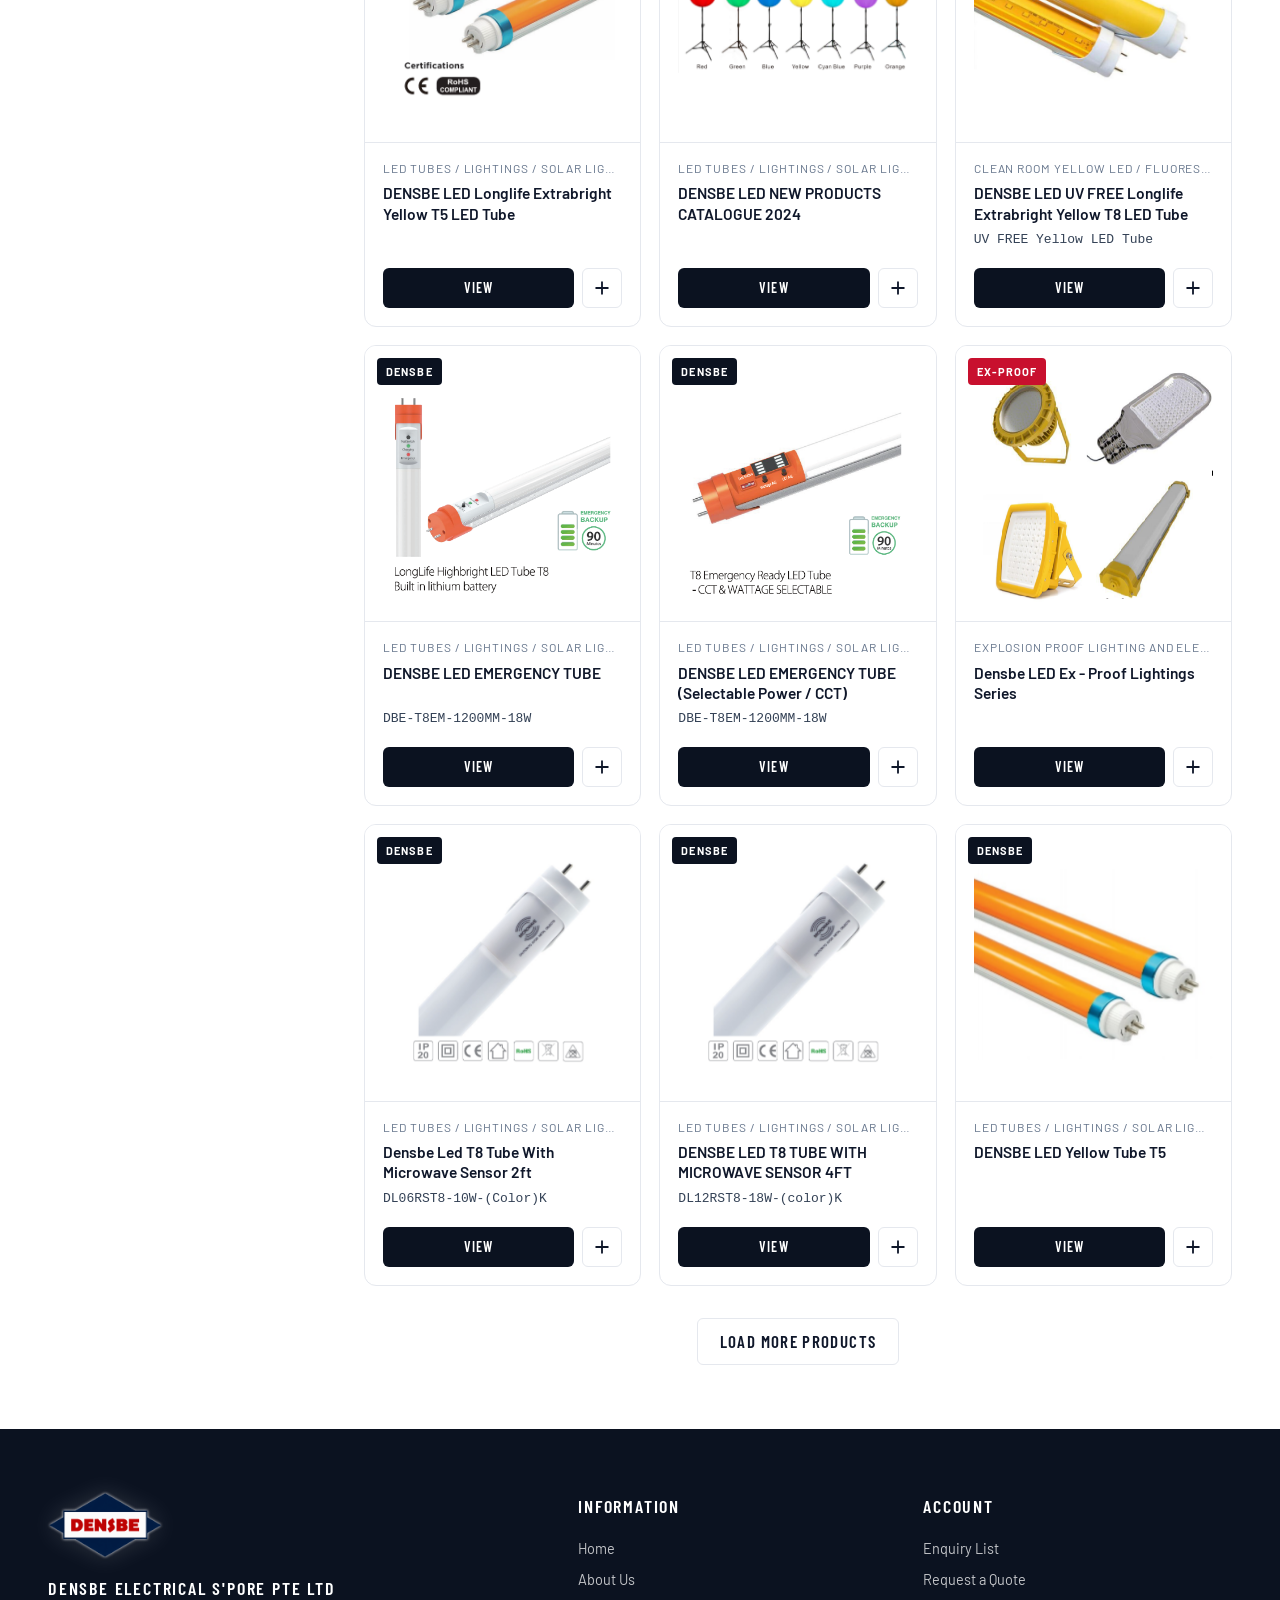
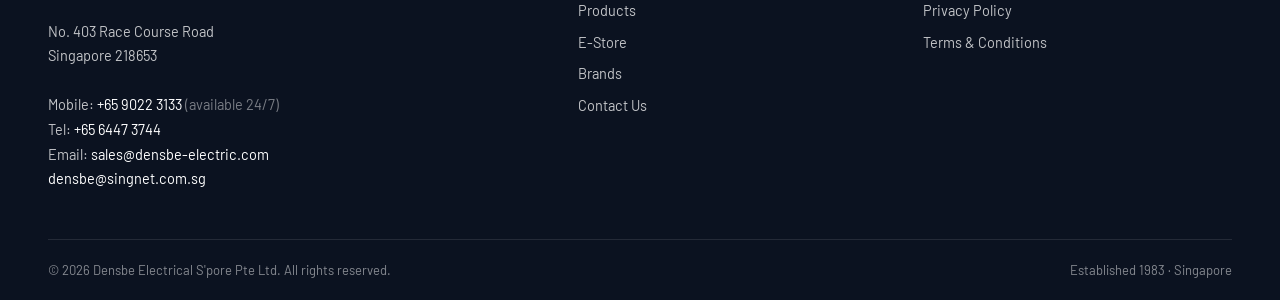
<file: products.html>
<!DOCTYPE html>
<html lang="en">
<head>
<meta charset="UTF-8">
<meta name="viewport" content="width=device-width, initial-scale=1">
<link rel="icon" type="image/png" href="favicon.png"><link rel="apple-touch-icon" href="assets/site/apple-touch-icon.png">
<link rel="preconnect" href="https://fonts.googleapis.com"><link rel="preconnect" href="https://fonts.gstatic.com" crossorigin>
<link href="https://fonts.googleapis.com/css2?family=Barlow+Condensed:wght@500;600;700&family=Barlow:wght@400;500;600;700&display=swap" rel="stylesheet">
<link rel="stylesheet" href="style.css?v=202609251910">
<title>Products | Densbe Electrical</title>
<meta name="description" content="Browse the Densbe Electrical catalogue: explosion proof lighting, LED lighting, industrial plugs and sockets, circuit breakers, cables, fans, special lamps and E-Store brands.">
</head>
<body>
<div id="site-header"></div>
<section class="page-hero catalog-hero"><div class="container">
  <div class="crumbs" style="justify-content:center"><a href="index.html">Home</a><span>Products</span></div>
  <h1 id="c-title">All products</h1><p id="c-sub">Search thousands of electrical parts, or let Densbe source it for you.</p>
  <form class="big-search" id="c-form">
    <svg viewBox="0 0 24 24" fill="none" stroke="currentColor" stroke-width="2" stroke-linecap="round"><circle cx="11" cy="11" r="7"/><path d="m20 20-3.5-3.5"/></svg>
    <input id="c-q" type="search" placeholder="Search by model, part number or product name" aria-label="Search products">
    <button type="submit" class="btn btn-red">Search</button>
  </form>
</div></section>
<section class="section-tight"><div class="container catalog">
  <aside class="filters" id="filters">
    <div class="fclose"><button aria-label="Close filters">×</button></div>
    <div class="fbox"><h4>Categories <button type="button" id="c-reset">Reset all</button></h4><div class="flist" id="c-cats"></div></div>
    <div class="fbox"><h4>Brand</h4><select id="c-brand"></select></div>
    <div class="fbox"><h4>Application</h4><select id="c-app"></select></div>
    <div class="fbox"><h4>Technical requirement</h4><select id="c-tech"></select></div>
    <div class="fbox" style="background:var(--navy);color:#fff;border:0"><h4 style="color:#fff">Can't find it?</h4><p style="font-size:14px;color:rgba(255,255,255,.7);margin-bottom:12px">Send us the part number or a photo and we will source it.</p><a class="btn btn-red btn-sm btn-block" href="contact.html#identify">Ask Densbe <svg viewBox="0 0 24 24" fill="none" stroke="currentColor" stroke-width="2.2" stroke-linecap="round" stroke-linejoin="round"><path d="M5 12h14M13 6l6 6-6 6"/></svg></a></div>
  </aside>
  <div>
    <div class="toolbar"><div class="count" id="c-count"></div><div style="display:flex;gap:10px;align-items:center"><button class="btn btn-ghost btn-sm filters-toggle" id="filters-toggle">Filters</button><select id="c-sort" aria-label="Sort"><option value="rel">Sort: Relevance</option><option value="az">Name A – Z</option><option value="za">Name Z – A</option></select></div></div>
    <div class="chips" id="c-chips"></div>
    <div class="prod-grid" id="cat-grid"></div>
    <div class="load-more" id="c-more" style="display:none"><button class="btn btn-ghost">Load more products</button></div>
  </div>
</div></section>
<div id="site-footer"></div>
<script src="data.js?v=202609241626"></script>
<script src="main.js?v=202609251911"></script>
</body>
</html>
</file>
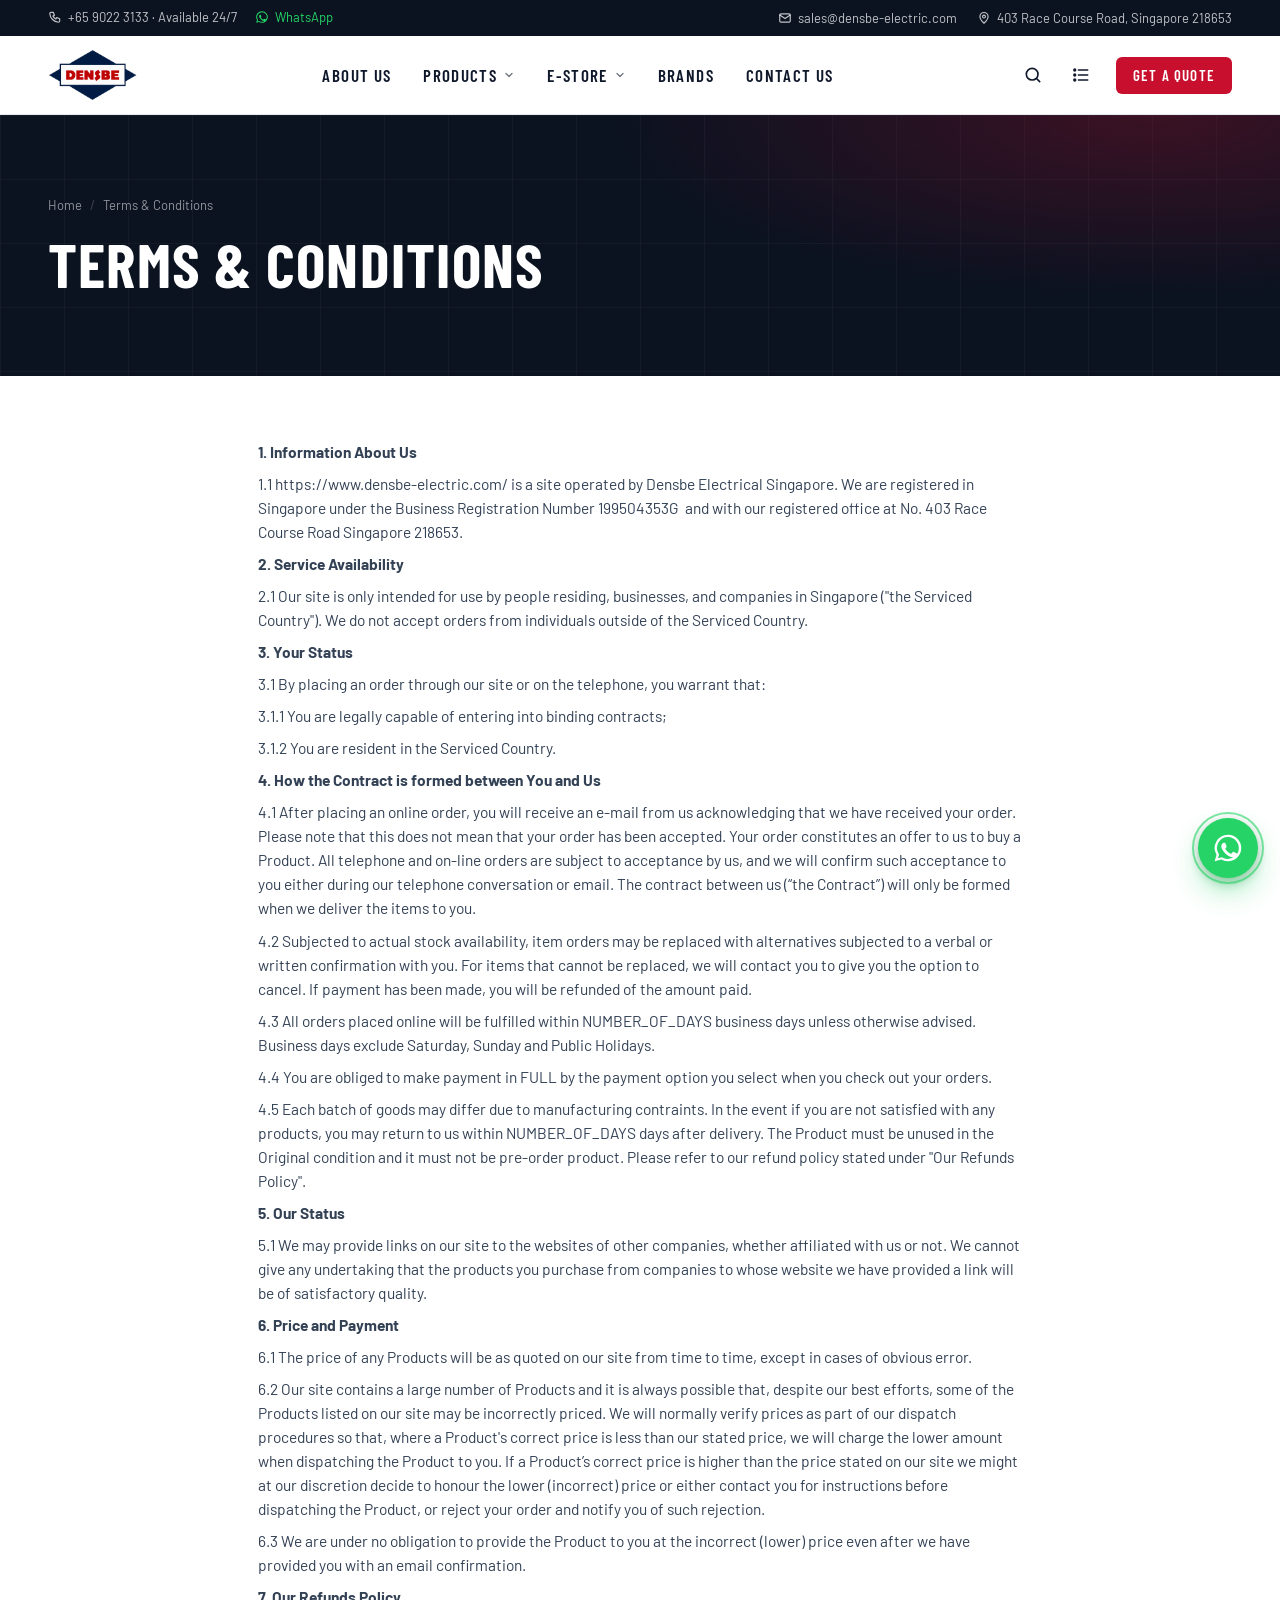
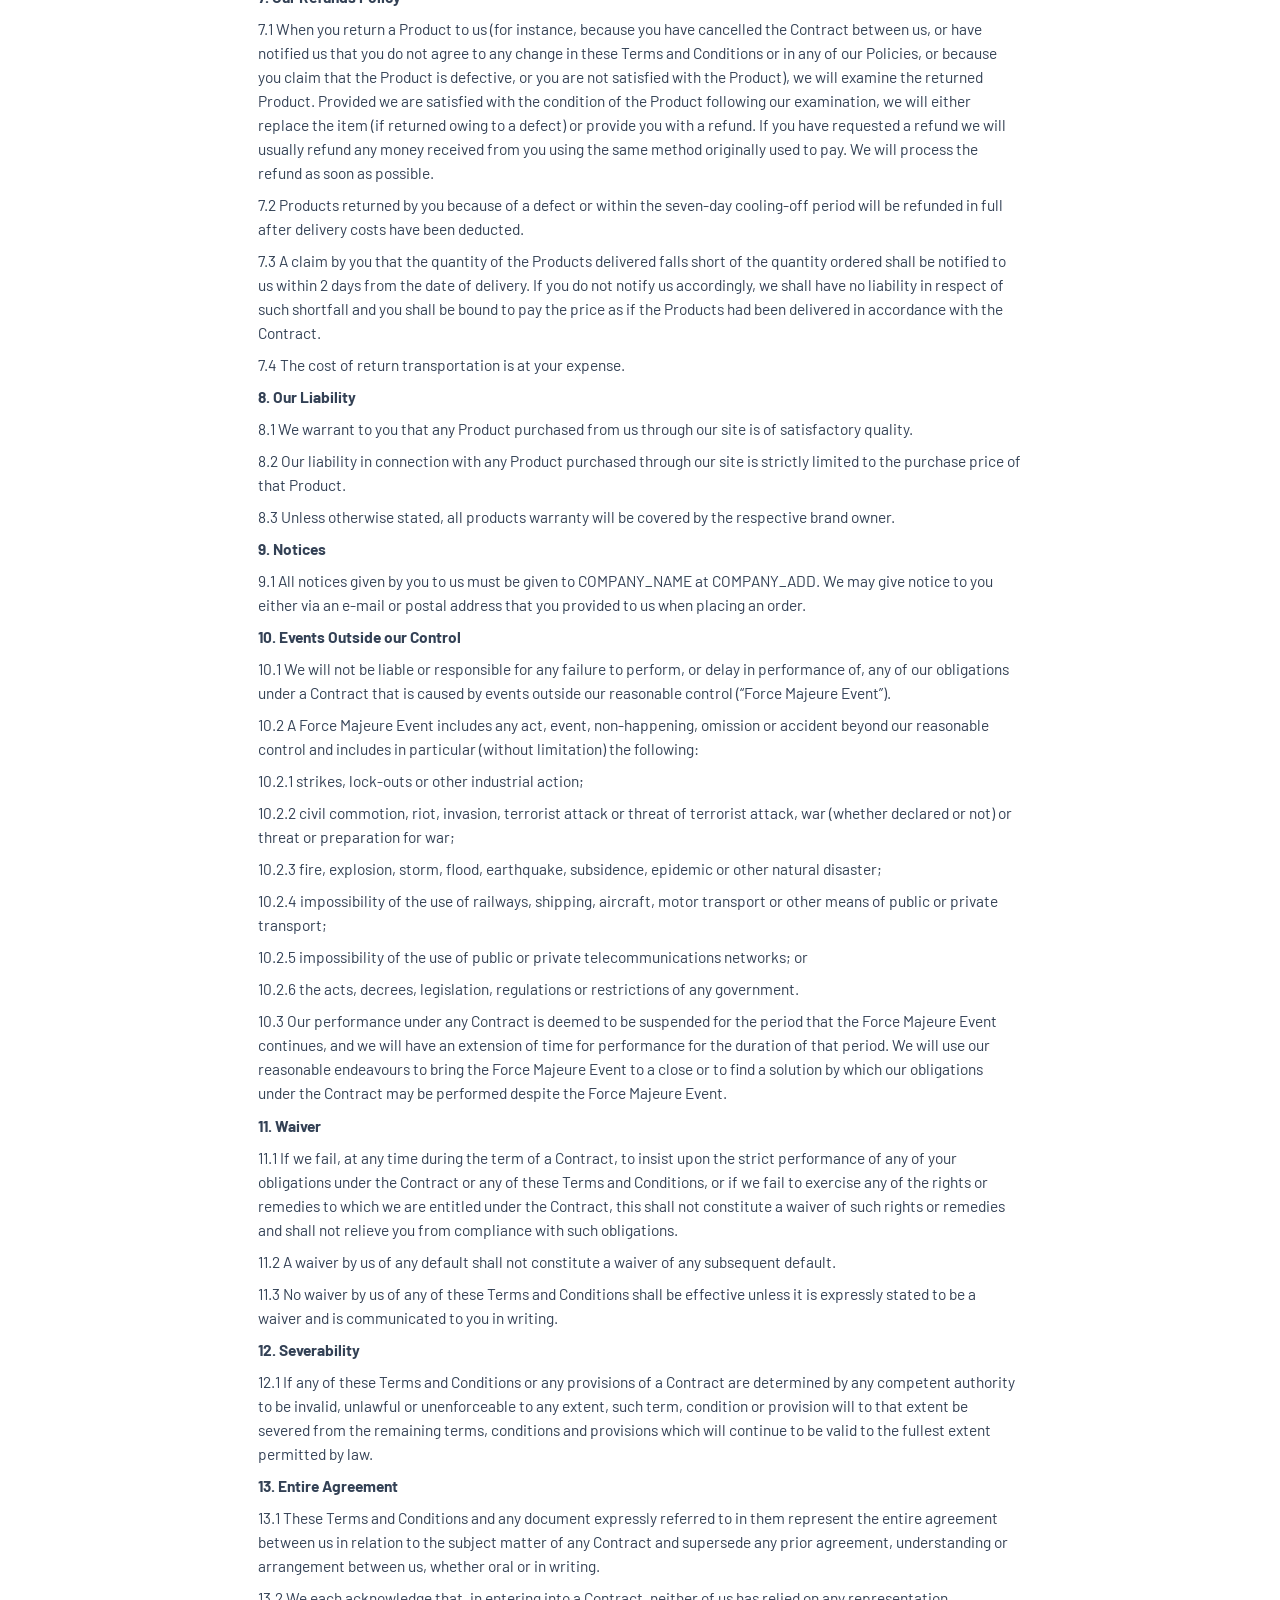
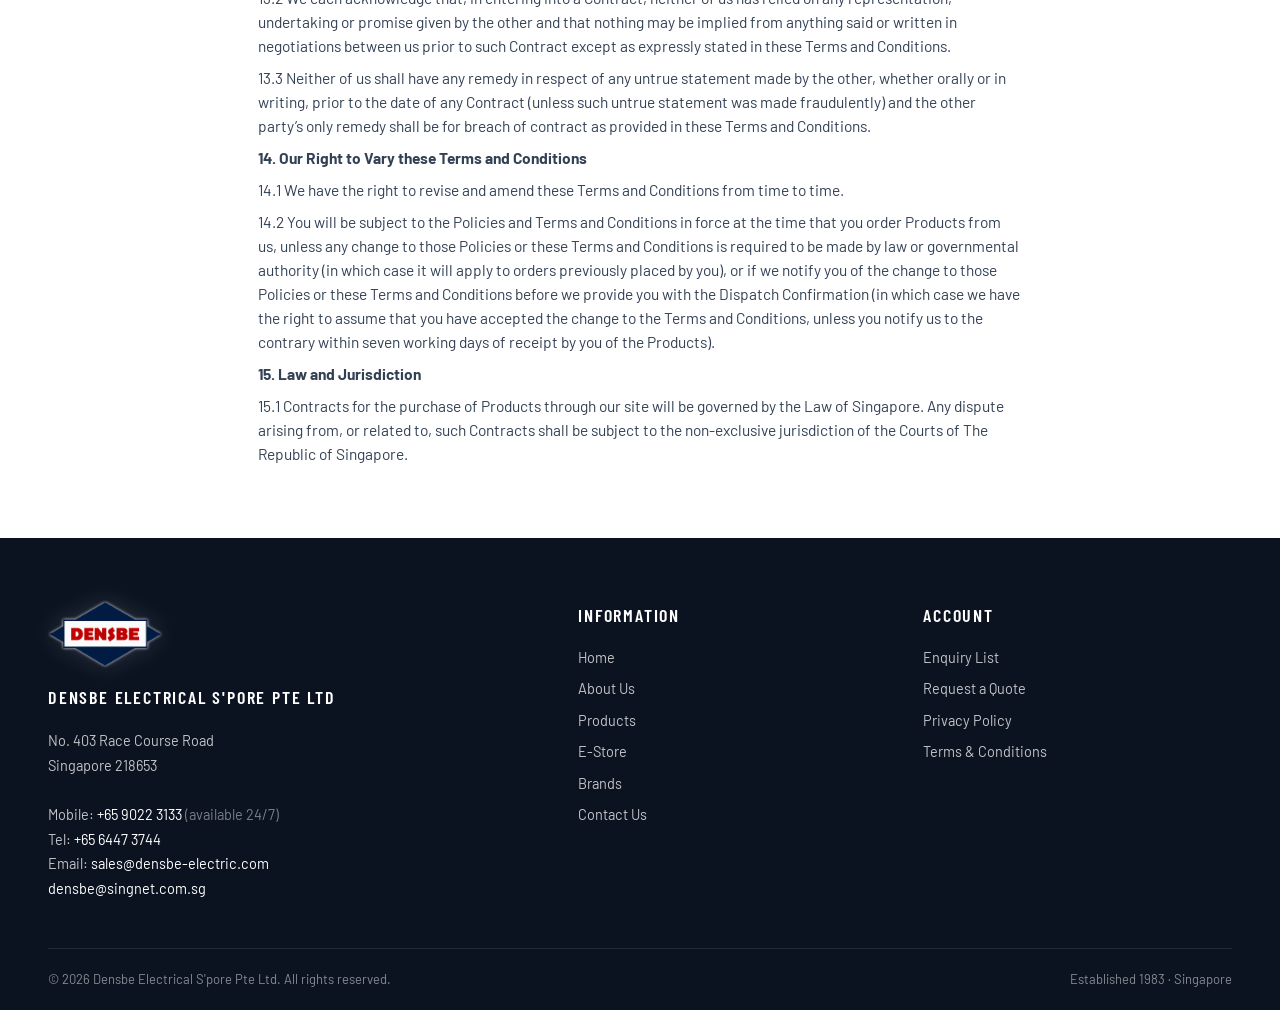
<file: terms.html>
<!DOCTYPE html>
<html lang="en">
<head>
<meta charset="UTF-8">
<meta name="viewport" content="width=device-width, initial-scale=1">
<link rel="icon" type="image/png" href="favicon.png"><link rel="apple-touch-icon" href="assets/site/apple-touch-icon.png">
<link rel="preconnect" href="https://fonts.googleapis.com"><link rel="preconnect" href="https://fonts.gstatic.com" crossorigin>
<link href="https://fonts.googleapis.com/css2?family=Barlow+Condensed:wght@500;600;700&family=Barlow:wght@400;500;600;700&display=swap" rel="stylesheet">
<link rel="stylesheet" href="style.css?v=202609251910">
<title>Terms & Conditions | Densbe Electrical</title>
</head>
<body>
<div id="site-header"></div>
<section class="page-hero"><div class="container"><div class="crumbs"><a href="index.html">Home</a><span>Terms & Conditions</span></div><h1>Terms & Conditions</h1></div></section>
<section class="section-tight"><div class="container" style="max-width:860px"><div class="pd"><div class="desc" style="border:0;padding:0;grid-column:1/-1">
<p><strong>1. Information About Us</strong></p> <p>1.1 https://www.densbe-electric.com/ is a site operated by Densbe Electrical Singapore. We are registered in Singapore under the Business Registration Number 199504353G  and with our registered office at No. 403 Race Course Road Singapore 218653.</p>  <p><strong>2. Service Availability</strong></p> <p>2.1 Our site is only intended for use by people residing, businesses, and companies in Singapore ("the Serviced Country"). We do not accept orders from individuals outside of the Serviced Country.</p>  <p><strong>3. Your Status</strong></p> <p>3.1 By placing an order through our site or on the telephone, you warrant that:</p> <p>3.1.1 You are legally capable of entering into binding contracts;</p> <p>3.1.2 You are resident in the Serviced Country.</p>  <p><strong>4. How the Contract is formed between You and Us</strong></p> <p>4.1 After placing an online order, you will receive an e-mail from us acknowledging that we have received your order. Please note that this does not mean that your order has been accepted. Your order constitutes an offer to us to buy a Product. All telephone and on-line orders are subject to acceptance by us, and we will confirm such acceptance to you either during our telephone conversation or email. The contract between us (“the Contract”) will only be formed when we deliver the items to you.</p> <p>4.2 Subjected to actual stock availability, item orders may be replaced with alternatives subjected to a verbal or written confirmation with you. For items that cannot be replaced, we will contact you to give you the option to cancel. If payment has been made, you will be refunded of the amount paid. </p> <p>4.3 All orders placed online will be fulfilled within NUMBER_OF_DAYS business days unless otherwise advised. Business days exclude Saturday, Sunday and Public Holidays.</p> <p>4.4 You are obliged to make payment in FULL by the payment option you select when you check out your orders.</p> <p>4.5 Each batch of goods may differ due to manufacturing contraints. In the event if you are not satisfied with any products, you may return to us within NUMBER_OF_DAYS days after delivery. The Product must be unused in the Original condition and it must not be pre-order product. Please refer to our refund policy stated under "Our Refunds Policy".</p>  <p><strong>5. Our Status</strong></p> <p>5.1 We may provide links on our site to the websites of other companies, whether affiliated with us or not. We cannot give any undertaking that the products you purchase from companies to whose website we have provided a link will be of satisfactory quality.</p>  <p><strong>6. Price and Payment</strong></p> <p>6.1 The price of any Products will be as quoted on our site from time to time, except in cases of obvious error.</p> <p>6.2 Our site contains a large number of Products and it is always possible that, despite our best efforts, some of the Products listed on our site may be incorrectly priced. We will normally verify prices as part of our dispatch procedures so that, where a Product's correct price is less than our stated price, we will charge the lower amount when dispatching the Product to you. If a Product’s correct price is higher than the price stated on our site we might at our discretion decide to honour the lower (incorrect) price or either contact you for instructions before dispatching the Product, or reject your order and notify you of such rejection.</p> <p>6.3 We are under no obligation to provide the Product to you at the incorrect (lower) price even after we have provided you with an email confirmation.</p>  <p><strong>7. Our Refunds Policy</strong></p> <p>7.1 When you return a Product to us (for instance, because you have cancelled the Contract between us, or have notified us that you do not agree to any change in these Terms and Conditions or in any of our Policies, or because you claim that the Product is defective, or you are not satisfied with the Product), we will examine the returned Product. Provided we are satisfied with the condition of the Product following our examination, we will either replace the item (if returned owing to a defect) or provide you with a refund. If you have requested a refund we will usually refund any money received from you using the same method originally used to pay. We will process the refund as soon as possible.</p> <p>7.2 Products returned by you because of a defect or within the seven-day cooling-off period will be refunded in full after delivery costs have been deducted.</p> <p>7.3 A claim by you that the quantity of the Products delivered falls short of the quantity ordered shall be notified to us within 2 days from the date of delivery. If you do not notify us accordingly, we shall have no liability in respect of such shortfall and you shall be bound to pay the price as if the Products had been delivered in accordance with the Contract.</p> <p>7.4 The cost of return transportation is at your expense.</p>  <p><strong>8. Our Liability</strong></p> <p>8.1 We warrant to you that any Product purchased from us through our site is of satisfactory quality.</p> <p>8.2 Our liability in connection with any Product purchased through our site is strictly limited to the purchase price of that Product.</p> <p>8.3 Unless otherwise stated, all products warranty will be covered by the respective brand owner.</p>  <p><strong>9. Notices</strong></p> <p>9.1 All notices given by you to us must be given to COMPANY_NAME at COMPANY_ADD. We may give notice to you either via an e-mail or postal address that you provided to us when placing an order.</p>  <p><strong>10. Events Outside our Control</strong></p> <p>10.1 We will not be liable or responsible for any failure to perform, or delay in performance of, any of our obligations under a Contract that is caused by events outside our reasonable control (“Force Majeure Event”).</p> <p>10.2 A Force Majeure Event includes any act, event, non-happening, omission or accident beyond our reasonable control and includes in particular (without limitation) the following:</p> <p>10.2.1 strikes, lock-outs or other industrial action;</p> <p>10.2.2 civil commotion, riot, invasion, terrorist attack or threat of terrorist attack, war (whether declared or not) or threat or preparation for war;</p> <p>10.2.3 fire, explosion, storm, flood, earthquake, subsidence, epidemic or other natural disaster;</p> <p>10.2.4 impossibility of the use of railways, shipping, aircraft, motor transport or other means of public or private transport;</p> <p>10.2.5 impossibility of the use of public or private telecommunications networks; or</p> <p>10.2.6 the acts, decrees, legislation, regulations or restrictions of any government.</p> <p>10.3 Our performance under any Contract is deemed to be suspended for the period that the Force Majeure Event continues, and we will have an extension of time for performance for the duration of that period. We will use our reasonable endeavours to bring the Force Majeure Event to a close or to find a solution by which our obligations under the Contract may be performed despite the Force Majeure Event.</p>  <p><strong>11. Waiver</strong></p> <p>11.1 If we fail, at any time during the term of a Contract, to insist upon the strict performance of any of your obligations under the Contract or any of these Terms and Conditions, or if we fail to exercise any of the rights or remedies to which we are entitled under the Contract, this shall not constitute a waiver of such rights or remedies and shall not relieve you from compliance with such obligations.</p> <p>11.2 A waiver by us of any default shall not constitute a waiver of any subsequent default.</p> <p>11.3 No waiver by us of any of these Terms and Conditions shall be effective unless it is expressly stated to be a waiver and is communicated to you in writing.</p>  <p><strong>12. Severability</strong></p> <p>12.1 If any of these Terms and Conditions or any provisions of a Contract are determined by any competent authority to be invalid, unlawful or unenforceable to any extent, such term, condition or provision will to that extent be severed from the remaining terms, conditions and provisions which will continue to be valid to the fullest extent permitted by law.</p>  <p><strong>13. Entire Agreement</strong></p> <p>13.1 These Terms and Conditions and any document expressly referred to in them represent the entire agreement between us in relation to the subject matter of any Contract and supersede any prior agreement, understanding or arrangement between us, whether oral or in writing.</p> <p>13.2 We each acknowledge that, in entering into a Contract, neither of us has relied on any representation, undertaking or promise given by the other and that nothing may be implied from anything said or written in negotiations between us prior to such Contract except as expressly stated in these Terms and Conditions.</p> <p>13.3 Neither of us shall have any remedy in respect of any untrue statement made by the other, whether orally or in writing, prior to the date of any Contract (unless such untrue statement was made fraudulently) and the other party’s only remedy shall be for breach of contract as provided in these Terms and Conditions.</p>  <p><strong>14. Our Right to Vary these Terms and Conditions</strong></p> <p>14.1 We have the right to revise and amend these Terms and Conditions from time to time.</p> <p>14.2 You will be subject to the Policies and Terms and Conditions in force at the time that you order Products from us, unless any change to those Policies or these Terms and Conditions is required to be made by law or governmental authority (in which case it will apply to orders previously placed by you), or if we notify you of the change to those Policies or these Terms and Conditions before we provide you with the Dispatch Confirmation (in which case we have the right to assume that you have accepted the change to the Terms and Conditions, unless you notify us to the contrary within seven working days of receipt by you of the Products).</p>  <p><strong>15. Law and Jurisdiction</strong></p> <p>15.1 Contracts for the purchase of Products through our site will be governed by the Law of Singapore. Any dispute arising from, or related to, such Contracts shall be subject to the non-exclusive jurisdiction of the Courts of The Republic of Singapore.</p>
</div></div></div></section>
<div id="site-footer"></div>
<script src="data.js?v=202609241626"></script>
<script src="main.js?v=202609251911"></script>
</body>
</html>
</file>
<file: style.css>
/* ==========================================================================
   Densbe Electrical — site stylesheet
   ========================================================================== */
:root{
  --navy:#0b1220;--navy-2:#111a2e;--navy-3:#182238;
  --red:#c8102e;--red-2:#e3122f;--red-soft:rgba(200,16,46,.12);
  --ink:#0f172a;--ink-2:#334155;--muted:#64748b;--line:#e5e8ee;
  --paper:#f5f6f8;--white:#fff;
  --glass:rgba(255,255,255,.06);--glass-line:rgba(255,255,255,.14);
  --radius:6px;--radius-lg:12px;
  --shadow:0 10px 30px -12px rgba(15,23,42,.25);
  --head:"Barlow Condensed",Impact,sans-serif;--body:"Barlow","Inter",system-ui,sans-serif;
  --container:1280px;--gutter:clamp(16px,4vw,48px);
}
*{box-sizing:border-box;margin:0;padding:0}
html{scroll-behavior:smooth;-webkit-text-size-adjust:100%}
body{font-family:var(--body);color:var(--ink);background:var(--white);line-height:1.55;font-size:16px;overflow-x:hidden}
body.no-scroll{overflow:hidden}
img{max-width:100%;display:block}
a{color:inherit;text-decoration:none}
button{font:inherit;cursor:pointer;border:0;background:none;color:inherit}
input,select,textarea{font:inherit;color:inherit}
ul{list-style:none}
svg{width:1.1em;height:1.1em;flex:none;vertical-align:middle}
h1,h2,h3,h4{font-family:var(--head);text-transform:uppercase;letter-spacing:.02em;line-height:1.05;font-weight:700}
.container{max-width:var(--container);margin:0 auto;padding:0 var(--gutter)}
.section{padding:clamp(56px,8vw,104px) 0}
.section-tight{padding:clamp(40px,5vw,64px) 0}
.eyebrow{display:inline-flex;align-items:center;gap:10px;font-size:12px;font-weight:700;letter-spacing:.22em;text-transform:uppercase;color:var(--red)}
.eyebrow::before{content:"";width:28px;height:2px;background:var(--red)}
.eyebrow.no-dash::before{display:none}
.section-head.center{flex-direction:column;align-items:center;text-align:center}
.section-head.center p{margin-left:auto;margin-right:auto}
.h-xl{font-size:clamp(40px,6vw,76px)}
.h-lg{font-size:clamp(32px,4.2vw,54px)}
.h-md{font-size:clamp(24px,2.6vw,34px)}
.h-sm{font-size:20px}
.lead{font-size:18px;color:var(--ink-2);max-width:62ch}
.section-head{display:flex;align-items:flex-end;justify-content:space-between;gap:24px;margin-bottom:clamp(28px,4vw,48px);flex-wrap:wrap}
.section-head p{color:var(--muted);max-width:56ch;margin-top:8px}
.dark{background:var(--navy);color:#fff}
.dark .section-head p,.dark .lead{color:rgba(255,255,255,.7)}
.paper{background:var(--paper)}
.sr-only{position:absolute;width:1px;height:1px;overflow:hidden;clip:rect(0 0 0 0)}

/* Buttons */
.btn{display:inline-flex;align-items:center;justify-content:center;gap:10px;padding:14px 22px;border-radius:var(--radius);font-family:var(--head);font-weight:600;font-size:17px;letter-spacing:.08em;text-transform:uppercase;transition:.2s;white-space:nowrap;border:1.5px solid transparent;line-height:1}
.btn svg{width:18px;height:18px;transition:transform .2s}
.btn:hover svg{transform:translateX(3px)}
.btn-red{background:var(--red);color:#fff}
.btn-red:hover{background:var(--red-2);transform:translateY(-1px);box-shadow:0 10px 24px -10px rgba(200,16,46,.7)}
.btn-outline{border-color:rgba(255,255,255,.4);color:#fff}
.btn-outline:hover{border-color:#fff;background:rgba(255,255,255,.08)}
.btn-dark{background:var(--navy);color:#fff}
.btn-dark:hover{background:var(--navy-3)}
.btn-ghost{border-color:var(--line);color:var(--ink)}
.btn-ghost:hover{border-color:var(--ink)}
.btn-sm{padding:10px 16px;font-size:15px}
.btn-block{width:100%}

/* Preloader */
#preloader{position:fixed;inset:0;z-index:9999;background:var(--navy);display:flex;align-items:center;justify-content:center;flex-direction:column;gap:28px;transition:opacity .6s ease,visibility .6s}
#preloader.done{opacity:0;visibility:hidden}
#preloader .pl-logo{width:190px;filter:drop-shadow(0 0 1.5px rgba(255,255,255,.95)) drop-shadow(0 0 14px rgba(255,255,255,.18));animation:plPulse 1.6s ease-in-out infinite}
#preloader .pl-bar{width:220px;height:2px;background:rgba(255,255,255,.12);overflow:hidden;border-radius:2px}
#preloader .pl-bar i{display:block;height:100%;width:40%;background:var(--red);animation:plRun 1.1s cubic-bezier(.4,0,.2,1) infinite}
#preloader .pl-txt{font-family:var(--head);text-transform:uppercase;letter-spacing:.3em;font-size:12px;color:rgba(255,255,255,.5)}
@keyframes plPulse{0%,100%{opacity:.85;transform:scale(1)}50%{opacity:1;transform:scale(1.04)}}
@keyframes plRun{0%{transform:translateX(-120%)}100%{transform:translateX(300%)}}

/* Header */
.topbar{background:var(--navy);color:rgba(255,255,255,.75);font-size:13px}
body.home:not(.loaded) .topbar,body.home:not(.loaded) .header{transform:translateY(-110%);opacity:0}
.topbar,.header{transition:transform .8s cubic-bezier(.2,.8,.2,1) .45s,opacity .8s ease .45s,box-shadow .3s}
.topbar .container{display:flex;justify-content:space-between;align-items:center;height:36px;gap:16px}
.topbar a{display:inline-flex;align-items:center;gap:6px}
.topbar a:hover{color:#fff}
.topbar svg{width:14px;height:14px}
.topbar .tb-right{display:flex;gap:20px}
.header{position:sticky;top:0;z-index:900;background:rgba(255,255,255,.92);backdrop-filter:blur(14px);-webkit-backdrop-filter:blur(14px);border-bottom:1px solid var(--line);transition:box-shadow .3s}
.header.scrolled{box-shadow:0 6px 24px -14px rgba(15,23,42,.35)}
.header .container{display:flex;align-items:center;justify-content:space-between;height:78px;gap:24px}
.logo img{height:50px;width:auto}
.nav{display:flex;align-items:center;gap:4px}
.nav>li{position:relative}
.nav>li>a{display:flex;align-items:center;gap:6px;padding:10px 14px;font-family:var(--head);font-size:17px;font-weight:600;letter-spacing:.08em;text-transform:uppercase;border-radius:var(--radius);transition:.2s}
.nav>li>a:hover,.nav>li.active>a{color:var(--red)}
.nav>li>a svg{width:12px;height:12px;opacity:.6}
.mega{position:absolute;top:100%;left:0;background:#fff;border:1px solid var(--line);border-radius:var(--radius-lg);box-shadow:0 30px 60px -20px rgba(15,23,42,.35);padding:22px;min-width:560px;display:grid;grid-template-columns:1fr 1fr;gap:4px 24px;opacity:0;visibility:hidden;transform:translateY(8px);transition:.2s}
.mega.mega-wide{min-width:680px;grid-template-columns:1fr 1fr 1fr}
.nav>li:hover .mega,.nav>li:focus-within .mega{opacity:1;visibility:visible;transform:translateY(0)}
.mega a{display:flex;align-items:center;justify-content:space-between;gap:10px;padding:9px 10px;border-radius:var(--radius);font-size:14.5px;color:var(--ink-2);transition:.15s}
.mega a:hover{background:var(--paper);color:var(--red)}
.mega a small{color:var(--muted);font-size:12px}
.mega .mega-all{grid-column:1/-1;margin-top:8px;padding-top:12px;border-top:1px solid var(--line);font-weight:600;color:var(--red);justify-content:flex-start}
.mega .mega-all svg{width:16px;height:16px}
.hdr-actions{display:flex;align-items:center;gap:6px}
.icon-btn{position:relative;width:42px;height:42px;display:grid;place-items:center;border-radius:50%;transition:.2s}
.icon-btn:hover{background:var(--paper)}
.icon-btn svg{width:20px;height:20px}
.icon-btn .badge{position:absolute;top:2px;right:0;min-width:18px;height:18px;padding:0 5px;background:var(--red);color:#fff;font-size:11px;font-weight:700;border-radius:99px;display:grid;place-items:center}
.icon-btn .badge:empty,.icon-btn .badge[data-n="0"]{display:none}
.hdr-cta{margin-left:8px}
.burger{display:none;width:44px;height:44px;flex-direction:column;justify-content:center;align-items:center;gap:5px}
.burger i{width:24px;height:2px;background:var(--ink);transition:.3s}

/* Mobile drawer */
.drawer{position:fixed;inset:0;z-index:950;visibility:hidden}
.drawer.open{visibility:visible}
.drawer .scrim{position:absolute;inset:0;background:rgba(11,18,32,.6);opacity:0;transition:.3s}
.drawer.open .scrim{opacity:1}
.drawer .panel{position:absolute;top:0;right:0;bottom:0;width:min(400px,90vw);background:#fff;transform:translateX(100%);transition:.35s cubic-bezier(.2,.8,.2,1);overflow-y:auto;padding:20px;display:flex;flex-direction:column;gap:6px}
.drawer.open .panel{transform:none}
.drawer .panel .close{align-self:flex-end;font-size:28px;line-height:1;padding:4px 10px}
.drawer .panel a.top{font-family:var(--head);font-size:22px;text-transform:uppercase;font-weight:600;padding:10px 6px;border-bottom:1px solid var(--line)}
.drawer details summary{font-family:var(--head);font-size:22px;text-transform:uppercase;font-weight:600;padding:10px 6px;border-bottom:1px solid var(--line);cursor:pointer;list-style:none;display:flex;justify-content:space-between}
.drawer details summary::after{content:"+";color:var(--red)}
.drawer details[open] summary::after{content:"–"}
.drawer details a{display:block;padding:8px 14px;color:var(--ink-2);font-size:15px}
.drawer .panel .btn{margin-top:16px}

/* Hero */
.hero{position:relative;min-height:calc(100vh - 114px);display:flex;align-items:center;padding:clamp(48px,7vh,96px) 0;background:var(--navy);color:#fff;overflow:hidden;isolation:isolate}
.hero-bg{position:absolute;inset:0;z-index:-2;background:
  radial-gradient(1200px 500px at 80% 20%,rgba(59,90,160,.25),transparent 60%),
  radial-gradient(800px 400px at 20% 90%,rgba(200,16,46,.18),transparent 60%),
  linear-gradient(180deg,#0e1729 0%,#0b1220 100%)}
.hero-bg img{width:100%;height:100%;object-fit:cover;opacity:0;filter:saturate(.9);transform:scale(1.06);transition:opacity 1.4s ease,transform 2.4s cubic-bezier(.2,.8,.2,1);will-change:transform}
body.loaded .hero-bg img{opacity:.55;transform:scale(1)}
.hero-bg::after{content:"";position:absolute;inset:0;background:linear-gradient(180deg,rgba(11,18,32,.55),rgba(11,18,32,.35) 40%,rgba(11,18,32,.9))}
.hero-grid{position:absolute;inset:0;z-index:-1;background-image:linear-gradient(rgba(255,255,255,.04) 1px,transparent 1px),linear-gradient(90deg,rgba(255,255,255,.04) 1px,transparent 1px);background-size:64px 64px;mask-image:radial-gradient(ellipse at center,#000 30%,transparent 75%)}
.hero .container{width:100%;display:flex;flex-direction:column;align-items:center}
.hero-intro{text-align:center;max-width:860px;margin:0 auto;opacity:0;transform:translateY(28px);transition:opacity .9s ease .9s,transform .9s cubic-bezier(.2,.8,.2,1) .9s}
body.loaded .hero-intro{opacity:1;transform:none}
.hero-intro h1{font-size:clamp(44px,7vw,92px);letter-spacing:.04em;line-height:.95;margin:6px 0 14px;text-shadow:0 10px 40px rgba(0,0,0,.5)}
.hero-intro .sub{color:rgba(255,255,255,.8);font-size:clamp(16px,1.4vw,19px);margin-bottom:34px}
.btn-hero{font-size:clamp(20px,2vw,26px);padding:22px 44px;border-radius:10px;box-shadow:0 20px 50px -15px rgba(200,16,46,.8);position:relative;overflow:hidden}
.btn-hero svg{width:24px;height:24px}
.btn-hero::after{content:"";position:absolute;inset:-4px;border-radius:14px;border:2px solid rgba(200,16,46,.7);animation:pulseRing 2.2s ease-out infinite;pointer-events:none}
@keyframes pulseRing{0%{transform:scale(.96);opacity:.9}100%{transform:scale(1.18);opacity:0}}
.btn-hero:hover{transform:translateY(-2px) scale(1.02)}
.btn-hero:hover svg{transform:none}
.hero.is-open .hero-intro{display:none}
.finder-title{text-align:center;margin-bottom:22px}
.finder-title h2{font-size:clamp(28px,3.6vw,42px);letter-spacing:.05em}
.finder-title p{color:rgba(255,255,255,.75);font-size:15.5px;margin-top:6px}
.hero-kicker{display:flex;flex-wrap:wrap;justify-content:center;gap:10px 22px;margin-bottom:22px;font-size:13px;letter-spacing:.14em;text-transform:uppercase;color:rgba(255,255,255,.7)}
.hero-kicker span{display:inline-flex;align-items:center;gap:8px}
.hero-kicker span::before{content:"";width:6px;height:6px;border-radius:50%;background:var(--red)}
.finder{display:none;width:100%;max-width:960px;margin:0 auto;opacity:0;transform:translateY(-18px) scale(.98);transition:opacity .6s ease,transform .7s cubic-bezier(.2,.8,.2,1);background:rgba(9,15,28,.62);border:1px solid var(--glass-line);backdrop-filter:blur(18px);-webkit-backdrop-filter:blur(18px);border-radius:var(--radius-lg);padding:clamp(24px,4vw,44px) clamp(20px,4vw,48px);box-shadow:0 40px 100px -30px rgba(0,0,0,.7)}
.finder.open{display:block;animation:finderIn .7s cubic-bezier(.2,.8,.2,1) both}
@keyframes finderIn{from{opacity:0;transform:translateY(-18px) scale(.98)}to{opacity:1;transform:none}}
.finder.settled{opacity:1;transform:none}
.finder.open>*{animation:fadeUp .7s cubic-bezier(.2,.8,.2,1) both}
.finder.open>*:nth-child(2){animation-delay:.1s}.finder.open>*:nth-child(3){animation-delay:.2s}.finder.open>*:nth-child(4){animation-delay:.3s}.finder.open>*:nth-child(5){animation-delay:.4s}.finder.open>*:nth-child(6){animation-delay:.5s}.finder.open>*:nth-child(7){animation-delay:.6s}
@keyframes fadeUp{from{opacity:0;transform:translateY(18px)}to{opacity:1;transform:none}}
.f-label{display:block;font-size:12px;font-weight:700;letter-spacing:.18em;text-transform:uppercase;color:rgba(255,255,255,.85);margin-bottom:8px}
.f-label em{font-style:normal;color:rgba(255,255,255,.45);font-weight:500}
.search-wrap{position:relative;margin-bottom:22px}
.search-input{display:flex;align-items:center;gap:12px;height:52px;padding:0 18px;background:rgba(255,255,255,.04);border:1px solid rgba(255,255,255,.28);border-radius:var(--radius);transition:.2s}
.search-input:focus-within{border-color:#fff;background:rgba(255,255,255,.08);box-shadow:0 0 0 4px rgba(255,255,255,.08)}
.search-input svg{width:20px;height:20px;color:rgba(255,255,255,.7);flex:none}
.search-input input{flex:1;background:none;border:0;outline:0;color:#fff;font-size:17px;min-width:0}
.search-input input::placeholder{color:rgba(255,255,255,.45)}
.search-input .kbd{font-size:11px;padding:3px 7px;border:1px solid rgba(255,255,255,.25);border-radius:4px;color:rgba(255,255,255,.55);letter-spacing:.05em}
.suggest{position:absolute;top:calc(100% + 8px);left:0;right:0;background:#fff;color:var(--ink);border-radius:var(--radius-lg);box-shadow:0 30px 60px -20px rgba(0,0,0,.6);overflow:hidden;z-index:20;display:none}
.suggest.show{display:block}
.suggest a{display:flex;align-items:center;gap:14px;padding:10px 14px;border-bottom:1px solid var(--line);transition:.15s}
.suggest a:hover,.suggest a.active{background:var(--paper)}
.suggest img{width:48px;height:48px;object-fit:contain;background:#fff;border:1px solid var(--line);border-radius:4px;padding:3px}
.suggest .s-name{font-weight:600;font-size:15px;line-height:1.25}
.suggest .s-cat{font-size:12.5px;color:var(--muted)}
.suggest .s-all{justify-content:center;font-weight:700;color:var(--red);font-size:14px;background:var(--paper);border:0;gap:8px}
.suggest svg{width:16px;height:16px;flex:none}
.suggest mark{background:rgba(200,16,46,.18);color:inherit;border-radius:2px}
.f-grid{display:grid;grid-template-columns:repeat(4,1fr);gap:18px;margin-bottom:26px}
.sel{position:relative}
.sel select{width:100%;height:46px;padding:0 42px 0 14px;background:rgba(255,255,255,.04);border:1px solid rgba(255,255,255,.28);border-radius:var(--radius);color:#fff;appearance:none;-webkit-appearance:none;outline:0;cursor:pointer;font-size:15px;transition:.2s;text-overflow:ellipsis;white-space:nowrap;overflow:hidden}
.sel select:focus{border-color:#fff;background:rgba(255,255,255,.08)}
.sel select option{color:var(--ink);background:#fff}
.sel select.brand{font-family:var(--head);text-transform:uppercase;letter-spacing:.08em;font-weight:600;font-size:16px}
.sel::after{content:"";position:absolute;right:16px;top:50%;width:8px;height:8px;border-right:2px solid rgba(255,255,255,.8);border-bottom:2px solid rgba(255,255,255,.8);transform:translateY(-70%) rotate(45deg);pointer-events:none}
.f-foot{display:flex;align-items:center;justify-content:space-between;gap:20px;flex-wrap:wrap}
.f-help{display:flex;align-items:center;gap:14px;flex-wrap:wrap;font-size:14px;color:rgba(255,255,255,.7)}
.f-help .upload{display:inline-flex;align-items:center;gap:10px;color:#fff;text-decoration:underline;text-underline-offset:4px;font-weight:500}
.f-help .upload svg{width:20px;height:20px;color:rgba(255,255,255,.8)}
.f-help .sep{width:1px;height:20px;background:rgba(255,255,255,.25)}
.f-actions{display:flex;gap:14px;flex-wrap:wrap}
.hero-quick{display:flex;flex-wrap:wrap;justify-content:center;gap:8px;margin-top:22px;align-items:center;font-size:13px;color:rgba(255,255,255,.55)}
.hero-quick a{padding:6px 12px;border:1px solid rgba(255,255,255,.18);border-radius:99px;color:rgba(255,255,255,.85);font-size:13px;transition:.2s}
.hero-quick a:hover{background:#fff;color:var(--navy);border-color:#fff}
.hero-scroll{position:absolute;left:50%;bottom:22px;transform:translateX(-50%);font-size:11px;letter-spacing:.3em;text-transform:uppercase;color:rgba(255,255,255,.45);display:flex;flex-direction:column;align-items:center;gap:8px}
.hero-scroll i{width:1px;height:38px;background:linear-gradient(rgba(255,255,255,.6),transparent);animation:scrollHint 1.8s ease-in-out infinite}
@keyframes scrollHint{0%{transform:scaleY(0);transform-origin:top}50%{transform:scaleY(1);transform-origin:top}51%{transform-origin:bottom}100%{transform:scaleY(0);transform-origin:bottom}}

/* Video hero */
body.hero-lock{overflow:hidden}
.video-hero{min-height:calc(100vh - 114px);padding:0;align-items:center;justify-content:center}
.video-hero .hero-bg{background:#050912}
.video-hero .hero-bg video,.video-hero .hero-bg .hero-endframe{position:absolute;inset:0;width:100%;height:100%;object-fit:cover;opacity:1;transform:none;transition:none}
.video-hero .hero-bg .hero-endframe{opacity:0;transition:opacity .4s}
.video-hero.ended .hero-bg .hero-endframe{opacity:1}
.video-hero .hero-bg::after{background:linear-gradient(180deg,rgba(5,9,18,.35),rgba(5,9,18,.05) 35%,rgba(5,9,18,.35) 100%);transition:opacity .8s}
.video-hero.playing .hero-bg::after,.video-hero.ended .hero-bg::after{opacity:.35}
.hero-vignette{position:absolute;inset:0;z-index:0;pointer-events:none;background:radial-gradient(ellipse at center,transparent 45%,rgba(5,9,18,.55) 100%)}
.video-hero .container{position:relative;z-index:1;min-height:calc(100vh - 114px);justify-content:center;padding-top:40px;padding-bottom:40px}
.video-hero .hero-intro{transition:opacity .55s ease,transform .6s cubic-bezier(.2,.8,.2,1);transition-delay:0s}
body.loaded .video-hero .hero-intro{transition-delay:.35s}
.video-hero.playing .hero-intro,.video-hero.ended .hero-intro{opacity:0;transform:translateY(-24px) scale(.96);pointer-events:none;transition-delay:0s}
.video-hero.ended .hero-intro{display:none}
.hero-logo{height:clamp(64px,9vw,110px);width:auto;margin:0 auto 22px;filter:drop-shadow(0 0 2px rgba(255,255,255,.9)) drop-shadow(0 18px 40px rgba(0,0,0,.6));animation:logoIn 1s cubic-bezier(.2,.8,.2,1) both .5s}
@keyframes logoIn{from{opacity:0;transform:translateY(-16px) scale(.9)}to{opacity:1;transform:none}}
.hero-hint{margin-top:26px;font-size:12px;letter-spacing:.24em;text-transform:uppercase;color:rgba(255,255,255,.55);display:flex;align-items:center;justify-content:center;gap:10px}
.hero-hint i{width:18px;height:28px;border:2px solid rgba(255,255,255,.45);border-radius:10px;position:relative}
.hero-hint i::after{content:"";position:absolute;left:50%;top:5px;width:3px;height:6px;margin-left:-1.5px;border-radius:2px;background:#fff;animation:wheel 1.6s ease-in-out infinite}
@keyframes wheel{0%{transform:translateY(0);opacity:1}70%{transform:translateY(10px);opacity:0}100%{opacity:0}}
.video-hero .finder{position:absolute;left:50%;top:50%;transform:translate(-50%,-46%) scale(.86);max-width:min(880px,88vw);margin:0;display:block;opacity:0;pointer-events:none;background:rgba(6,11,22,.72);border-color:rgba(200,16,46,.45);box-shadow:0 0 0 1px rgba(200,16,46,.25),0 0 60px rgba(200,16,46,.25),0 50px 120px -30px rgba(0,0,0,.9);transition:none;animation:none}
.video-hero .finder.open{opacity:1;pointer-events:auto;animation:finderPop .8s cubic-bezier(.2,.9,.2,1.05) both}
@keyframes finderPop{0%{opacity:0;transform:translate(-50%,-46%) scale(.86)}60%{opacity:1}100%{opacity:1;transform:translate(-50%,-50%) scale(1)}}
.video-hero .finder.settled{transform:translate(-50%,-50%)}
.video-hero .finder.open>*{animation:fadeUp .6s cubic-bezier(.2,.8,.2,1) both .35s}
.video-hero .finder.open>*:nth-child(2){animation-delay:.45s}.video-hero .finder.open>*:nth-child(3){animation-delay:.55s}.video-hero .finder.open>*:nth-child(4){animation-delay:.65s}.video-hero .finder.open>*:nth-child(5){animation-delay:.75s}.video-hero .finder.open>*:nth-child(6){animation-delay:.85s}.video-hero .finder.open>*:nth-child(7){animation-delay:.95s}
.video-hero .finder-title{margin-bottom:16px}
.video-hero .finder-title h2{font-size:clamp(24px,3vw,34px)}
.video-hero .finder-title p{font-size:14.5px}
.video-hero .f-grid{gap:14px;margin-bottom:18px}
.video-hero .search-wrap{margin-bottom:16px}
@media (max-height:760px) and (min-width:901px){.video-hero .finder{padding:20px 26px!important}.video-hero .finder-title{margin-bottom:10px}.video-hero .finder-title p{display:none}.video-hero .hero-quick{display:none}}
@media (max-width:640px){.hero-hint{font-size:10.5px;letter-spacing:.14em}}
@media (max-width:900px){.video-hero{min-height:calc(100vh - 68px)}.video-hero .container{min-height:calc(100vh - 68px)}.video-hero .finder{max-width:94vw;max-height:calc(100vh - 100px);overflow:auto}.video-hero .finder.settled{overflow:auto}.video-hero .hero-quick{display:none}}
@media (prefers-reduced-motion:reduce){.video-hero .finder.open{animation:none;transform:translate(-50%,-50%)}}

/* Stats strip */
.stats{background:var(--red);color:#fff}
.stats .container{display:grid;grid-template-columns:repeat(4,1fr)}
.stat{padding:26px 24px;border-left:1px solid rgba(255,255,255,.2);text-align:center}
.stat:first-child{border-left:0}
.stat b{display:block;font-family:var(--head);font-size:40px;line-height:1;font-weight:700}
.stat span{font-size:14px;opacity:.85;letter-spacing:.04em}

/* Category cards */
.cat-grid{display:grid;grid-template-columns:repeat(4,1fr);gap:18px}
.cat-card{position:relative;display:flex;flex-direction:column;background:#fff;border:1px solid var(--line);border-radius:var(--radius-lg);overflow:hidden;transition:.25s}
.cat-card:hover{transform:translateY(-4px);box-shadow:var(--shadow);border-color:transparent}
.cat-card .thumb{aspect-ratio:4/3;background:#fff;display:grid;place-items:center;padding:20px;border-bottom:1px solid var(--line);overflow:hidden}
.cat-card .thumb img{width:100%;height:100%;object-fit:contain;transition:transform .5s}
.cat-card:hover .thumb img{transform:scale(1.06)}
.cat-card .body{padding:18px 20px 20px;display:flex;flex-direction:column;gap:6px;flex:1}
.cat-card h3{font-size:22px;font-weight:600;letter-spacing:.03em}
.cat-card p{font-size:13.5px;color:var(--muted);line-height:1.4}
.cat-card .meta{margin-top:auto;padding-top:12px;display:flex;justify-content:space-between;align-items:center;font-size:13px;color:var(--muted)}
.cat-card .meta b{color:var(--red);font-family:var(--head);font-size:16px;letter-spacing:.08em;text-transform:uppercase;display:inline-flex;align-items:center;gap:6px}
.cat-card.featured{grid-column:span 2;grid-row:span 2;background:var(--navy);color:#fff;border:0}
.cat-card.featured .thumb{aspect-ratio:auto;flex:1;background:radial-gradient(600px 300px at 70% 30%,rgba(255,255,255,.12),transparent);border:0}
.cat-card.featured h3{font-size:34px}
.cat-card.featured p{color:rgba(255,255,255,.7);font-size:15px}
.cat-card.featured .meta{color:rgba(255,255,255,.6)}
.cat-card.featured .meta b{color:#fff}

/* Product cards */
.prod-grid{display:grid;grid-template-columns:repeat(4,1fr);gap:18px}
.prod-card{display:flex;flex-direction:column;background:#fff;border:1px solid var(--line);border-radius:var(--radius-lg);overflow:hidden;transition:.25s;position:relative}
.prod-card:hover{box-shadow:var(--shadow);transform:translateY(-3px)}
.prod-card .thumb{aspect-ratio:1;display:grid;place-items:center;padding:18px;background:#fff;position:relative;overflow:hidden}
.prod-card .thumb img{width:100%;height:100%;object-fit:contain;transition:transform .5s}
.prod-card:hover .thumb img{transform:scale(1.05)}
.prod-card .tag{position:absolute;top:12px;left:12px;background:var(--navy);color:#fff;font-size:11px;letter-spacing:.1em;text-transform:uppercase;font-weight:700;padding:5px 9px;border-radius:4px}
.prod-card .tag.ex{background:var(--red)}
.prod-card .body{padding:16px 18px 18px;display:flex;flex-direction:column;gap:6px;border-top:1px solid var(--line);flex:1}
.prod-card .cat{font-size:12px;color:var(--muted);text-transform:uppercase;letter-spacing:.08em;white-space:nowrap;overflow:hidden;text-overflow:ellipsis}
.prod-card h3{font-family:var(--body);text-transform:none;letter-spacing:0;font-size:15.5px;font-weight:600;line-height:1.3;display:-webkit-box;-webkit-line-clamp:2;-webkit-box-orient:vertical;overflow:hidden;min-height:2.6em}
.prod-card .model{font-size:13px;color:var(--ink-2);font-family:ui-monospace,Menlo,monospace}
.prod-card .actions{margin-top:auto;padding-top:12px;display:flex;gap:8px}
.prod-card .actions .btn{flex:1;padding:10px 12px;font-size:14px}
.prod-card .actions .icon-btn{width:40px;height:40px;border:1.5px solid var(--line);border-radius:var(--radius)}
.prod-card .actions .icon-btn.on{border-color:var(--red);color:var(--red);background:var(--red-soft)}

/* Slanted logo wall */
.brands-sec{overflow:hidden;background:#fff}
.logo-wall{position:relative;perspective:1400px;perspective-origin:50% 30%;padding:24px 0 8px;overflow:visible;
  mask-image:linear-gradient(90deg,transparent,#000 10%,#000 90%,transparent);-webkit-mask-image:linear-gradient(90deg,transparent,#000 10%,#000 90%,transparent)}
.lw-plane{--p:0;display:flex;flex-direction:column;gap:22px;width:130%;margin-left:-15%;transform-style:preserve-3d;
  transform:rotateX(calc(38deg * (1 - var(--p)))) rotateZ(calc(-9deg * (1 - var(--p)))) translateY(calc(40px * (1 - var(--p)))) scale(calc(1.06 - .06 * var(--p)));
  transform-origin:50% 60%;will-change:transform}
.lw-lane{overflow:hidden;width:100%}
.lw-track{display:flex;gap:22px;width:max-content;animation:lwMove var(--dur,60s) linear infinite}
.lw-rev .lw-track{animation-direction:reverse}
.logo-wall:hover .lw-track{animation-play-state:paused}
@keyframes lwMove{to{transform:translateX(calc(-100% / 3))}}
.lw-tile{width:200px;height:104px;flex:none;display:grid;place-items:center;padding:18px 24px;background:#fff;border:1px solid #eef0f4;border-radius:14px;box-shadow:0 18px 40px -24px rgba(15,23,42,.3);transition:box-shadow .3s,transform .3s}
.lw-tile:hover{transform:translateY(-3px);box-shadow:0 24px 44px -20px rgba(15,23,42,.45)}
.lw-tile img{max-height:58px;max-width:150px;object-fit:contain}
.dark .lw-tile{border-color:transparent}
@media (max-width:900px){.lw-plane{width:160%;margin-left:-30%;gap:14px}.lw-track{gap:14px}.lw-tile{width:150px;height:80px;padding:12px 16px;border-radius:10px}.lw-tile img{max-height:44px;max-width:112px}}
@media (prefers-reduced-motion:reduce){.lw-plane{transform:none}.lw-track{animation:none}}

/* Brands marquee */
.marquee{overflow:hidden;position:relative;mask-image:linear-gradient(90deg,transparent,#000 8%,#000 92%,transparent)}
.marquee-track{display:flex;gap:40px;width:max-content;animation:marquee 60s linear infinite}
.marquee:hover .marquee-track{animation-play-state:paused}
.marquee-track.reverse{animation-direction:reverse;animation-duration:70s}
.brand-tile{width:190px;height:96px;display:grid;place-items:center;padding:16px;flex:none}
.brand-tile img{max-height:56px;max-width:140px;object-fit:contain}
@keyframes marquee{to{transform:translateX(-50%)}}
.brand-grid{display:grid;grid-template-columns:repeat(6,1fr);gap:16px}
.brand-grid .brand-tile{width:auto;height:120px;background:#fff;border:1px solid #eef0f4;border-radius:12px;box-shadow:0 14px 30px -24px rgba(15,23,42,.3);transition:transform .25s,box-shadow .25s}
.brand-grid .brand-tile:hover{transform:translateY(-3px);box-shadow:0 22px 40px -22px rgba(15,23,42,.4)}

/* About split */
.split{display:grid;grid-template-columns:1.05fr 1fr;gap:clamp(32px,6vw,80px);align-items:center}
.split .img{position:relative;border-radius:var(--radius-lg);overflow:hidden;aspect-ratio:4/3;background:var(--paper)}
.split .img img{width:100%;height:100%;object-fit:cover}
.split .img .since{position:absolute;left:20px;bottom:20px;background:var(--red);color:#fff;padding:16px 22px;border-radius:var(--radius);font-family:var(--head);line-height:1}
.split .img .since b{display:block;font-size:44px}
.split .img .since span{font-size:13px;letter-spacing:.12em;text-transform:uppercase;opacity:.9}
.split .txt p{color:var(--ink-2);margin:14px 0}
.check-list{display:grid;grid-template-columns:1fr 1fr;gap:10px 18px;margin:22px 0 28px}
.check-list li{display:flex;gap:10px;align-items:flex-start;font-size:15px;color:var(--ink-2)}
.check-list li::before{content:"";flex:none;width:18px;height:18px;margin-top:2px;border-radius:50%;background:var(--red-soft) url("data:image/svg+xml,%3Csvg xmlns='http://www.w3.org/2000/svg' viewBox='0 0 24 24' fill='none' stroke='%23c8102e' stroke-width='3'%3E%3Cpath d='M5 12l5 5L20 7'/%3E%3C/svg%3E") center/11px no-repeat}

/* Brands page hero (logo wall backdrop) */
.brand-hero{position:relative;background:#fff;overflow:hidden;min-height:min(78vh,640px);display:flex;align-items:center}
.brand-hero .logo-wall{position:absolute;inset:-40px 0 -40px 0;padding:0;display:flex;align-items:center;mask-image:none;-webkit-mask-image:none;z-index:0}
.brand-hero .lw-plane{width:150%;margin-left:-25%}
.bh-overlay{position:absolute;inset:0;z-index:1;background:linear-gradient(90deg,rgba(11,18,32,.96) 0%,rgba(11,18,32,.9) 32%,rgba(11,18,32,.55) 52%,rgba(11,18,32,0) 78%);pointer-events:none}
.bh-content{position:relative;z-index:2;color:#fff;padding-top:clamp(56px,9vw,110px);padding-bottom:clamp(56px,9vw,110px);max-width:var(--container);width:100%}
.bh-content h1{font-size:clamp(40px,6vw,76px);max-width:11ch;animation:fadeUp .8s cubic-bezier(.2,.8,.2,1) both .1s}
.bh-content p{color:rgba(255,255,255,.75);max-width:44ch;margin-top:14px;font-size:17px;animation:fadeUp .8s cubic-bezier(.2,.8,.2,1) both .22s}
.bh-content .crumbs{animation:fadeUp .8s cubic-bezier(.2,.8,.2,1) both}
.bh-actions{display:flex;gap:12px;flex-wrap:wrap;margin-top:26px;animation:fadeUp .8s cubic-bezier(.2,.8,.2,1) both .34s}
@media (max-width:900px){.bh-overlay{background:linear-gradient(180deg,rgba(11,18,32,.95) 0%,rgba(11,18,32,.85) 60%,rgba(11,18,32,.6) 100%)}.brand-hero{min-height:auto}}

/* E-store brand chips */
.estore-grid{display:grid;grid-template-columns:repeat(5,1fr);gap:16px}
.estore-card{position:relative;display:block;aspect-ratio:1/1.05;background:#fff;border-radius:var(--radius-lg);overflow:hidden;color:var(--ink);transition:transform .3s,box-shadow .3s;box-shadow:0 20px 50px -30px rgba(0,0,0,.6)}
.estore-card:hover{transform:translateY(-4px);box-shadow:0 30px 60px -28px rgba(0,0,0,.8)}
.ec-front{position:absolute;inset:0;display:flex;flex-direction:column;align-items:center;justify-content:center;gap:18px;padding:22px;text-align:center;transition:opacity .35s,transform .35s}
.ec-logo{max-width:70%;max-height:64px;object-fit:contain}
.ec-word{font-family:var(--head);font-weight:700;font-size:clamp(22px,2vw,30px);text-transform:uppercase;letter-spacing:.04em;line-height:1;color:var(--navy);padding:10px 14px;border:2px solid var(--navy);border-radius:6px}
.ec-meta b{display:block;font-family:var(--head);font-size:18px;font-weight:600;letter-spacing:.06em;text-transform:uppercase;color:var(--ink)}
.ec-meta small{display:inline-flex;align-items:center;gap:6px;font-size:12.5px;color:var(--muted);margin-top:4px;white-space:nowrap}
@media (max-width:640px){.ec-meta small{font-size:11.5px}.ec-word{font-size:18px}.ec-meta b{font-size:16px}}
.ec-meta small svg{width:12px;height:12px}
.ec-slides{position:absolute;inset:0;background:#fff;opacity:0;transition:opacity .35s}
.ec-slides figure{position:absolute;inset:0;display:flex;flex-direction:column;opacity:0;transition:opacity .5s;margin:0}
.ec-slides figure.on{opacity:1}
.ec-slides img{flex:1;min-height:0;width:100%;object-fit:contain;padding:22px 22px 6px}
.ec-slides figcaption{font-size:12.5px;font-weight:600;line-height:1.3;padding:8px 14px 14px;text-align:center;color:var(--ink);display:-webkit-box;-webkit-line-clamp:2;-webkit-box-orient:vertical;overflow:hidden;min-height:3.2em}
.ec-count{position:absolute;top:10px;right:12px;font-size:11px;font-weight:700;letter-spacing:.1em;color:#fff;background:var(--red);padding:4px 8px;border-radius:99px}
.ec-count:empty{display:none}
.estore-card:hover .ec-front{opacity:0;transform:scale(.96)}
.estore-card:hover .ec-slides{opacity:1}
@media (hover:none){.estore-card:hover .ec-front{opacity:1;transform:none}.estore-card:hover .ec-slides{opacity:0}}

/* Values */
.val-grid{display:grid;grid-template-columns:repeat(4,1fr);gap:18px}
.val{background:#fff;border:1px solid var(--line);border-radius:var(--radius-lg);padding:26px 24px}
.val .n{font-family:var(--head);font-size:44px;line-height:1;color:var(--red);opacity:.5;font-weight:700}
.val h3{font-size:22px;margin:14px 0 8px;font-weight:600}
.val p{font-size:14.5px;color:var(--ink-2)}

/* Contact */
.contact-grid{display:grid;grid-template-columns:1fr 1.3fr;gap:clamp(28px,5vw,64px)}
.info-card{background:var(--navy);color:#fff;border-radius:var(--radius-lg);padding:clamp(24px,3vw,40px);height:100%;position:relative;overflow:hidden}
.info-card::after{content:"";position:absolute;right:-60px;bottom:-60px;width:220px;height:220px;border-radius:50%;background:radial-gradient(circle,rgba(200,16,46,.5),transparent 70%)}
.info-card h3{font-size:26px;margin-bottom:22px;font-weight:600}
.info-row{display:flex;gap:14px;padding:14px 0;border-top:1px solid rgba(255,255,255,.12);font-size:15px}
.info-row svg{width:20px;height:20px;color:var(--red-2);flex:none;margin-top:2px}
.info-row b{display:block;font-size:11px;letter-spacing:.18em;text-transform:uppercase;color:rgba(255,255,255,.5);margin-bottom:3px;font-weight:600}
.info-row a:hover{text-decoration:underline}
.form{display:grid;grid-template-columns:1fr 1fr;gap:14px}
.field{display:flex;flex-direction:column;gap:6px}
.field.full{grid-column:1/-1}
.field label{font-size:12px;font-weight:700;letter-spacing:.14em;text-transform:uppercase;color:var(--ink-2)}
.field input,.field select,.field textarea{height:48px;padding:0 14px;border:1.5px solid var(--line);border-radius:var(--radius);background:#fff;outline:0;transition:.2s;width:100%}
.field textarea{height:auto;min-height:140px;padding:12px 14px;resize:vertical}
.field input:focus,.field select:focus,.field textarea:focus{border-color:var(--navy);box-shadow:0 0 0 4px rgba(15,23,42,.06)}
.field input[type=file]{padding:10px;height:auto;font-size:14px}
.form-note{grid-column:1/-1;font-size:13px;color:var(--muted)}
.form-ok{grid-column:1/-1;background:#ecfdf3;border:1px solid #a7f3c8;color:#166534;padding:14px 16px;border-radius:var(--radius);display:none}

/* Enquiry preview on contact page */
.ep-head{display:flex;justify-content:space-between;align-items:baseline;gap:12px;flex-wrap:wrap;margin-bottom:12px}
.ep-head b{font-family:var(--head);text-transform:uppercase;letter-spacing:.1em;font-size:16px;font-weight:600}
.ep-head span{font-size:12.5px;color:var(--muted)}
.ep-grid{display:grid;grid-template-columns:repeat(auto-fill,minmax(230px,1fr));gap:10px}
.ep-item{display:flex;gap:12px;align-items:center;background:#fff;border:1px solid var(--line);border-radius:var(--radius);padding:10px;transition:.15s}
.ep-item:hover{border-color:var(--ink)}
.ep-item img{width:64px;height:64px;object-fit:contain;flex:none;border:1px solid var(--line);border-radius:4px;padding:4px;background:#fff}
.ep-item div{display:flex;flex-direction:column;gap:2px;min-width:0}
.ep-item b{font-size:13.5px;line-height:1.3;display:-webkit-box;-webkit-line-clamp:2;-webkit-box-orient:vertical;overflow:hidden}
.ep-item span{font-size:12px;color:var(--muted)}

/* Footer */
.footer{background:var(--navy);color:rgba(255,255,255,.75);padding:64px 0 0;font-size:14.5px}
.footer-grid{display:grid;grid-template-columns:1.6fr 1fr 1fr;gap:36px;padding-bottom:48px}
.footer h5{font-family:var(--head);text-transform:uppercase;letter-spacing:.1em;font-size:18px;color:#fff;margin-bottom:16px;font-weight:600}
.footer .flogo{height:64px;width:auto;filter:drop-shadow(0 0 1.5px rgba(255,255,255,.95)) drop-shadow(0 0 12px rgba(255,255,255,.15));margin-bottom:18px}
.footer li{margin-bottom:9px}
.footer a:hover{color:#fff}
.footer .addr{line-height:1.7}
.footer .addr a{color:#fff}
.newsletter{display:flex;border:1px solid rgba(255,255,255,.2);border-radius:var(--radius);overflow:hidden}
.newsletter input{flex:1;background:none;border:0;padding:0 14px;color:#fff;outline:0;min-width:0}
.newsletter button{background:var(--red);color:#fff;padding:0 18px;font-family:var(--head);text-transform:uppercase;letter-spacing:.08em;font-weight:600}
.footer-bottom{border-top:1px solid rgba(255,255,255,.1);padding:20px 0;display:flex;justify-content:space-between;gap:16px;flex-wrap:wrap;font-size:13px;color:rgba(255,255,255,.5)}

/* Page hero */
.page-hero{background:var(--navy);color:#fff;padding:clamp(40px,7vw,80px) 0;position:relative;overflow:hidden}
.page-hero::before{content:"";position:absolute;inset:0;background:radial-gradient(900px 300px at 90% 0,rgba(200,16,46,.25),transparent 60%),linear-gradient(rgba(255,255,255,.035) 1px,transparent 1px),linear-gradient(90deg,rgba(255,255,255,.035) 1px,transparent 1px);background-size:auto,64px 64px,64px 64px}
.page-hero .container{position:relative}
.crumbs{display:flex;gap:8px;font-size:13px;color:rgba(255,255,255,.55);margin-bottom:16px;flex-wrap:wrap}
.crumbs a:hover{color:#fff}
.crumbs span::before{content:"/";margin-right:8px;opacity:.4}
.page-hero h1{font-size:clamp(36px,5vw,62px)}
.page-hero p{color:rgba(255,255,255,.7);max-width:60ch;margin-top:10px;font-size:17px}

/* Catalogue hero search */
.catalog-hero{text-align:center}
.catalog-hero h1{margin:0 auto}
.catalog-hero p{margin-left:auto;margin-right:auto}
.big-search{display:flex;align-items:center;gap:12px;max-width:820px;margin:28px auto 0;height:64px;padding:0 10px 0 22px;background:#fff;border-radius:14px;box-shadow:0 30px 60px -24px rgba(0,0,0,.6);color:var(--ink);text-align:left}
.big-search svg{width:24px;height:24px;color:var(--muted);flex:none}
.big-search input{flex:1;min-width:0;border:0;outline:0;font-size:18px;height:100%;background:none}
.big-search input::placeholder{color:var(--muted)}
.big-search .btn{height:46px;padding:0 24px;font-size:16px}
@media (max-width:640px){.big-search{height:56px;padding:0 6px 0 14px;margin-top:20px}.big-search input{font-size:16px}.big-search .btn{padding:0 14px;font-size:14px;height:42px}.big-search svg{width:20px;height:20px}}

/* Catalogue layout */
.catalog{display:grid;grid-template-columns:280px 1fr;gap:36px;align-items:start}
.filters{display:flex;flex-direction:column;gap:22px}
.filters .fbox{border:1px solid var(--line);border-radius:var(--radius-lg);padding:18px}
.filters h4{font-size:15px;letter-spacing:.14em;margin-bottom:12px;display:flex;justify-content:space-between;align-items:center}
.filters h4 button{font-size:11px;letter-spacing:.08em;color:var(--red);text-transform:uppercase;font-weight:700}
.filters .fs{display:flex;align-items:center;gap:10px;border:1.5px solid var(--line);border-radius:var(--radius);padding:0 12px;height:44px}
.filters .fs input{flex:1;border:0;outline:0;min-width:0}
.filters .fs svg{width:18px;height:18px;color:var(--muted)}
.flist{display:flex;flex-direction:column;gap:2px}
.flist a,.flist label{display:flex;justify-content:space-between;align-items:center;gap:8px;padding:7px 8px;border-radius:4px;font-size:14px;color:var(--ink-2);cursor:pointer;transition:.15s}
.flist a:hover,.flist label:hover{background:var(--paper)}
.flist a.on{background:var(--red-soft);color:var(--red);font-weight:600}
.flist a small{font-size:12px;color:var(--muted)}
.flist .grp{font-size:11px;letter-spacing:.16em;text-transform:uppercase;color:var(--muted);font-weight:700;margin:10px 8px 4px}
.flist label input{accent-color:var(--red)}
.flist label span{flex:1}
.filters select{width:100%;height:44px;border:1.5px solid var(--line);border-radius:var(--radius);padding:0 12px;background:#fff}
.toolbar{display:flex;justify-content:space-between;align-items:center;gap:16px;margin-bottom:20px;flex-wrap:wrap}
.toolbar .count{color:var(--muted);font-size:14.5px}
.toolbar .count b{color:var(--ink)}
.toolbar select{height:42px;border:1.5px solid var(--line);border-radius:var(--radius);padding:0 12px;background:#fff}
.chips{display:flex;gap:8px;flex-wrap:wrap;margin-bottom:18px}
.chips span{display:inline-flex;align-items:center;gap:8px;padding:6px 10px 6px 12px;background:var(--paper);border:1px solid var(--line);border-radius:99px;font-size:13px}
.chips span button{font-size:15px;line-height:1;color:var(--muted)}
.chips span button:hover{color:var(--red)}
.catalog .prod-grid{grid-template-columns:repeat(3,1fr)}
.empty{text-align:center;padding:64px 20px;border:1px dashed var(--line);border-radius:var(--radius-lg)}
.empty h3{font-size:28px;margin-bottom:8px}
.empty p{color:var(--muted);margin-bottom:20px}
.filters-toggle{display:none}
.load-more{display:flex;justify-content:center;margin-top:32px}

/* Sourcing panel */
.source-panel{display:grid;grid-template-columns:1fr 1.2fr;gap:clamp(24px,4vw,48px);background:var(--navy);color:#fff;border-radius:var(--radius-lg);padding:clamp(24px,3vw,40px);margin-bottom:24px;position:relative;overflow:hidden}
.source-panel::before{content:"";position:absolute;inset:0;background:radial-gradient(700px 300px at 0% 0%,rgba(200,16,46,.28),transparent 60%);pointer-events:none}
.source-panel>*{position:relative}
.source-panel h3{font-size:clamp(26px,3vw,36px);margin:10px 0 12px;font-weight:600}
.source-panel p{color:rgba(255,255,255,.75);font-size:15.5px}
.source-panel .check-list{margin:20px 0 0;grid-template-columns:1fr}
.source-panel .check-list li{color:rgba(255,255,255,.85)}
.source-panel .check-list li::before{background-color:rgba(255,255,255,.12)}
.sp-form{background:#fff;color:var(--ink);border-radius:var(--radius);padding:20px}
.sp-form .field label{color:var(--ink-2)}
@media (max-width:900px){.source-panel{grid-template-columns:1fr}}

/* Product detail */
.pd{display:grid;grid-template-columns:1fr 1fr;gap:clamp(28px,5vw,64px);align-items:start}
.pd .gallery{position:sticky;top:96px;border:1px solid var(--line);border-radius:var(--radius-lg);background:#fff;padding:24px;aspect-ratio:1;display:grid;place-items:center;overflow:hidden}
.pd .gallery img{max-height:100%;object-fit:contain;cursor:zoom-in;transition:transform .4s}
.pd .gallery:hover img{transform:scale(1.04)}
.pd .cat{font-size:12px;letter-spacing:.14em;text-transform:uppercase;color:var(--red);font-weight:700}
.pd h1{font-family:var(--body);text-transform:none;letter-spacing:0;font-size:clamp(24px,3vw,34px);line-height:1.2;margin:8px 0 12px}
.pd .meta{display:flex;gap:18px;flex-wrap:wrap;font-size:14px;color:var(--muted);margin-bottom:22px}
.pd .meta b{color:var(--ink);font-family:ui-monospace,Menlo,monospace;font-weight:500}
.pd .meta .stock{color:#15803d;font-weight:600}
.pd .desc{border-top:1px solid var(--line);padding-top:20px;color:var(--ink-2);font-size:15.5px}
.pd .desc p,.pd .desc li{margin-bottom:8px}
.pd .desc h4,.pd .desc h5{font-family:var(--body);text-transform:none;letter-spacing:0;font-size:16px;margin:16px 0 6px;color:var(--ink)}
.pd .desc ul,.pd .desc ol{padding-left:20px;list-style:disc}
.pd .desc table{border-collapse:collapse;width:100%;font-size:14px;margin:12px 0}
.pd .desc td,.pd .desc th{border:1px solid var(--line);padding:8px 10px;text-align:left}
.pd .desc:empty::after{content:"Specifications available on request. Contact our team for datasheets, stock and pricing.";color:var(--muted)}
.enquire-box{margin-top:26px;background:var(--paper);border:1px solid var(--line);border-radius:var(--radius-lg);padding:20px;display:flex;gap:14px;align-items:center;flex-wrap:wrap}
.qty{display:inline-flex;align-items:center;border:1.5px solid var(--line);border-radius:var(--radius);background:#fff;height:48px}
.qty button{width:44px;height:100%;font-size:20px;color:var(--ink-2)}
.qty input{width:52px;text-align:center;border:0;outline:0;height:100%;font-weight:600}
.enquire-box .btn{flex:1}
.pd .help{margin-top:16px;display:flex;gap:16px;flex-wrap:wrap;font-size:14px;color:var(--muted)}
.pd .help a{color:var(--ink);font-weight:600;text-decoration:underline;text-underline-offset:3px}

/* Enquiry drawer */
.enq{position:fixed;inset:0;z-index:960;visibility:hidden}
.enq.open{visibility:visible}
.enq .scrim{position:absolute;inset:0;background:rgba(11,18,32,.6);opacity:0;transition:.3s}
.enq.open .scrim{opacity:1}
.enq .panel{position:absolute;top:0;right:0;bottom:0;width:min(440px,94vw);background:#fff;transform:translateX(100%);transition:.35s cubic-bezier(.2,.8,.2,1);display:flex;flex-direction:column}
.enq.open .panel{transform:none}
.enq .head{display:flex;justify-content:space-between;align-items:center;padding:20px 22px;border-bottom:1px solid var(--line)}
.enq .head h3{font-size:24px}
.enq .head button{font-size:26px;line-height:1}
.enq .list{flex:1;overflow:auto;padding:10px 22px}
.enq-item{display:grid;grid-template-columns:64px 1fr auto;gap:14px;align-items:center;padding:14px 0;border-bottom:1px solid var(--line)}
.enq-item img{width:64px;height:64px;object-fit:contain;border:1px solid var(--line);border-radius:4px;padding:4px}
.enq-item .n{font-size:14px;font-weight:600;line-height:1.3}
.enq-item .c{font-size:12px;color:var(--muted)}
.enq-item .qty{height:36px}
.enq-item .qty button{width:32px;font-size:16px}
.enq-item .qty input{width:38px;font-size:14px}
.enq-item .rm{font-size:12px;color:var(--red);margin-top:6px;text-decoration:underline}
.enq .foot{padding:18px 22px;border-top:1px solid var(--line);display:flex;flex-direction:column;gap:10px}
.enq .foot p{font-size:13px;color:var(--muted)}
.enq .empty-msg{text-align:center;color:var(--muted);padding:60px 10px}

/* Modal */
.modal{position:fixed;inset:0;z-index:970;display:grid;place-items:center;padding:20px;visibility:hidden}
.modal.open{visibility:visible}
.modal .scrim{position:absolute;inset:0;background:rgba(11,18,32,.7);backdrop-filter:blur(4px);opacity:0;transition:.25s}
.modal.open .scrim{opacity:1}
.modal .dialog{position:relative;background:#fff;color:var(--ink);border-radius:var(--radius-lg);width:min(760px,100%);max-height:90vh;overflow:auto;box-shadow:0 40px 100px -30px rgba(0,0,0,.8);transform:translateY(16px) scale(.98);transition:transform .25s}
.modal.open .dialog{transform:none}
.m-close{position:absolute;top:10px;right:12px;width:38px;height:38px;border-radius:50%;font-size:26px;line-height:1;display:grid;place-items:center;z-index:2}
.m-close:hover{background:var(--paper)}
.m-prod{display:grid;grid-template-columns:280px 1fr}
.m-img{background:var(--paper);display:grid;place-items:center;padding:28px;border-right:1px solid var(--line)}
.m-img img{max-height:260px;object-fit:contain}
.m-txt{padding:32px 30px 28px}
.m-txt .cat{font-size:12px;letter-spacing:.14em;text-transform:uppercase;color:var(--red);font-weight:700}
.m-txt h3{font-family:var(--body);text-transform:none;letter-spacing:0;font-size:22px;line-height:1.25;margin:6px 0 6px}
.m-txt .model{font-size:14px;color:var(--muted)}.m-txt .model b{color:var(--ink);font-family:ui-monospace,Menlo,monospace;font-weight:500}
.m-txt p{margin:16px 0 12px;color:var(--ink-2);font-size:15px}
.m-qty{display:flex;align-items:center;gap:12px;font-size:13px;font-weight:700;letter-spacing:.12em;text-transform:uppercase;color:var(--ink-2);margin-bottom:14px}
.m-qty .qty{height:42px}.m-qty .qty button{width:38px;font-size:18px}.m-qty .qty input{width:46px}
.m-actions{display:flex;flex-direction:column;gap:10px}
.m-actions .btn{justify-content:center}
.m-actions .btn svg{width:18px;height:18px}
.m-none{padding:40px 36px 34px;text-align:center;max-width:560px;margin:0 auto}
.m-icon{width:64px;height:64px;border-radius:50%;background:var(--red-soft);color:var(--red);display:grid;place-items:center;margin:0 auto 18px}
.m-icon svg{width:28px;height:28px}
.m-none h3{font-size:30px}
.m-none p{color:var(--ink-2);margin:10px 0 22px;font-size:15.5px}
@media (max-width:640px){.m-prod{grid-template-columns:1fr}.m-img{border-right:0;border-bottom:1px solid var(--line);padding:20px}.m-img img{max-height:160px}.m-txt{padding:22px 20px}.m-none{padding:36px 22px 28px}}

/* Results modal */
.m-results{padding:30px 30px 26px}
.m-rhead h3{font-family:var(--body);text-transform:none;letter-spacing:0;font-size:22px;margin:6px 0 4px}
.m-rhead p{color:var(--muted);font-size:14px;margin-bottom:16px}
.m-rlist{display:flex;flex-direction:column;gap:8px;max-height:46vh;overflow:auto;padding-right:4px}
.m-ritem{display:flex;align-items:center;gap:14px;width:100%;text-align:left;padding:10px 12px;border:1px solid var(--line);border-radius:var(--radius);background:#fff;transition:.15s}
.m-ritem:hover{border-color:var(--red);background:var(--paper);transform:translateX(2px)}
.m-ritem img{width:56px;height:56px;object-fit:contain;border:1px solid var(--line);border-radius:4px;padding:3px;flex:none;background:#fff}
.m-ritem div{flex:1;min-width:0;display:flex;flex-direction:column;gap:2px}
.m-ritem b{font-size:14.5px;line-height:1.3}
.m-ritem span{font-size:12.5px;color:var(--muted);white-space:nowrap;overflow:hidden;text-overflow:ellipsis}
.m-ritem svg{width:18px;height:18px;color:var(--red);flex:none}
.m-ritem mark{background:rgba(200,16,46,.18);color:inherit;border-radius:2px}
.m-rfoot{display:flex;gap:10px;flex-wrap:wrap;justify-content:space-between;margin-top:16px;padding-top:16px;border-top:1px solid var(--line)}
@media (max-width:640px){.m-results{padding:24px 18px 20px}.m-rfoot .btn{width:100%}}

/* WhatsApp */
.btn-wa{background:#25d366;color:#fff}
.btn-wa:hover{background:#1ebe5b;transform:translateY(-1px);box-shadow:0 10px 24px -10px rgba(37,211,102,.7)}
.btn-wa svg{width:20px;height:20px}
.tb-wa{margin-left:18px;color:#25d366}
.tb-wa:hover{color:#5ee08d}
.wa-float{position:fixed;right:22px;bottom:22px;z-index:930;display:flex;align-items:center;gap:0;color:#fff;text-decoration:none}
.wa-float .wa-icon{width:60px;height:60px;border-radius:50%;background:#25d366;display:grid;place-items:center;box-shadow:0 14px 34px -10px rgba(37,211,102,.9),0 4px 12px rgba(0,0,0,.25);transition:.25s;position:relative}
.wa-float .wa-icon::after{content:"";position:absolute;inset:-6px;border-radius:50%;border:2px solid rgba(37,211,102,.6);animation:waPulse 2.4s ease-out infinite}
@keyframes waPulse{0%{transform:scale(.9);opacity:.8}100%{transform:scale(1.35);opacity:0}}
.wa-float .wa-icon svg{width:32px;height:32px}
.wa-float:hover .wa-icon{transform:scale(1.06);background:#1ebe5b}
.wa-float .wa-label{background:#fff;color:var(--ink);font-family:var(--head);text-transform:uppercase;letter-spacing:.08em;font-weight:600;font-size:15px;padding:10px 16px;border-radius:99px;margin-right:12px;box-shadow:0 10px 24px -10px rgba(0,0,0,.4);opacity:0;transform:translateX(10px);transition:.25s;pointer-events:none;white-space:nowrap}
.wa-float:hover .wa-label{opacity:1;transform:none}
@media (max-width:640px){.wa-float{right:14px;bottom:14px}.wa-float .wa-icon{width:54px;height:54px}.wa-float .wa-label{display:none}}
body.no-scroll .wa-float{display:none}

/* Toast */
.toast{position:fixed;left:50%;bottom:28px;transform:translate(-50%,20px);background:var(--navy);color:#fff;padding:12px 18px;border-radius:10px;font-size:14px;opacity:0;transition:.3s;z-index:990;pointer-events:none;box-shadow:0 20px 40px -10px rgba(0,0,0,.5);display:flex;align-items:center;gap:12px;max-width:min(92vw,520px)}
.toast.show{opacity:1;transform:translate(-50%,0);pointer-events:auto}
.toast img{width:48px;height:48px;object-fit:contain;background:#fff;border-radius:6px;padding:3px;flex:none}
.toast .t-txt{display:flex;flex-direction:column;gap:2px;min-width:0}
.toast .t-txt b{font-family:var(--head);text-transform:uppercase;letter-spacing:.08em;font-size:15px;font-weight:600;color:#7ee2a0}
.toast .t-txt span{font-size:13px;color:rgba(255,255,255,.8);white-space:nowrap;overflow:hidden;text-overflow:ellipsis}
.toast .t-link{flex:none;margin-left:6px;padding:8px 12px;background:var(--red);border-radius:6px;color:#fff;font-family:var(--head);text-transform:uppercase;letter-spacing:.08em;font-size:13px;font-weight:600}

/* Fly-to-list */
.fly-ghost{position:fixed;z-index:995;pointer-events:none;border-radius:12px;background:#fff;padding:6px;box-shadow:0 20px 40px -12px rgba(0,0,0,.5);border:1px solid var(--line)}
.fly-ghost img{width:100%;height:100%;object-fit:contain}
#enq-open.bump{animation:bump .6s cubic-bezier(.2,.8,.2,1)}
#enq-open.bump .badge{animation:badgePop .6s cubic-bezier(.2,.8,.2,1)}
@keyframes bump{0%{transform:scale(1)}30%{transform:scale(1.35) rotate(-8deg)}60%{transform:scale(.95)}100%{transform:scale(1)}}
@keyframes badgePop{0%{transform:scale(1);background:var(--red)}40%{transform:scale(1.6);background:#22c55e}100%{transform:scale(1)}}
.enq-toggle.just-added,#pd-add.just-added{animation:btnPop .5s cubic-bezier(.2,.8,.2,1)}
@keyframes btnPop{0%{transform:scale(1)}40%{transform:scale(1.18)}100%{transform:scale(1)}}
@media (prefers-reduced-motion:reduce){.fly-ghost{display:none}}

/* Lightbox */
.lightbox{position:fixed;inset:0;z-index:980;background:rgba(11,18,32,.92);display:none;place-items:center;padding:24px;cursor:zoom-out}
.lightbox.open{display:grid}
.lightbox img{max-width:100%;max-height:90vh;object-fit:contain;background:#fff;border-radius:var(--radius);padding:16px}

/* Timeline */
.timeline{display:grid;grid-template-columns:repeat(4,1fr);gap:18px;position:relative}
.timeline::before{content:"";position:absolute;left:0;right:0;top:11px;height:2px;background:var(--line)}
.tl{position:relative;padding-top:32px}
.tl::before{content:"";position:absolute;top:4px;left:0;width:16px;height:16px;border-radius:50%;background:var(--red);box-shadow:0 0 0 4px var(--red-soft)}
.tl b{font-family:var(--head);font-size:34px;line-height:1;display:block}
.tl h3{font-size:20px;font-weight:600;margin:8px 0 6px}
.tl p{font-size:14px;color:var(--ink-2)}

/* Reveal */
.reveal{opacity:0;transform:translateY(28px);transition:opacity .8s cubic-bezier(.2,.8,.2,1),transform .8s cubic-bezier(.2,.8,.2,1);transition-delay:calc(var(--i,0) * 80ms)}
.reveal-left{transform:translateX(-36px)}.reveal-right{transform:translateX(36px)}.reveal-scale{transform:scale(.94)}
.reveal.in{opacity:1;transform:none}
.reveal[data-d="1"]{transition-delay:.12s}.reveal[data-d="2"]{transition-delay:.24s}.reveal[data-d="3"]{transition-delay:.36s}.reveal[data-d="4"]{transition-delay:.48s}
.page-hero .container>*{animation:fadeUp .8s cubic-bezier(.2,.8,.2,1) both}.page-hero .container>*:nth-child(2){animation-delay:.12s}.page-hero .container>*:nth-child(3){animation-delay:.24s}
.stats .stat b{font-variant-numeric:tabular-nums}
.cat-card .thumb img,.prod-card .thumb img{will-change:transform}
@media (prefers-reduced-motion:reduce){.reveal{opacity:1;transform:none;transition:none}.marquee-track{animation:none}.hero-bg img,.hero-intro,.topbar,.header{transition:none;opacity:1;transform:none}.btn-hero::after{animation:none}}

/* Responsive */
@media (max-width:1100px){
  .cat-grid,.prod-grid,.val-grid{grid-template-columns:repeat(3,1fr)}
  .cat-card.featured{grid-column:span 3;grid-row:auto}
  .estore-grid{grid-template-columns:repeat(3,1fr)}
  .brand-grid{grid-template-columns:repeat(4,1fr)}
  .f-grid{grid-template-columns:1fr 1fr}
  .footer-grid{grid-template-columns:1fr 1fr}
  .catalog{grid-template-columns:240px 1fr;gap:24px}
  .catalog .prod-grid{grid-template-columns:repeat(2,1fr)}
}
@media (max-width:900px){
  .nav,.hdr-cta{display:none}
  .burger{display:flex}
  .topbar .tb-right span.hide-m{display:none}
  .header .container{height:68px}
  .logo img{height:38px}
  .hero{min-height:calc(100vh - 68px);padding:56px 0 72px}
  .btn-hero{padding:18px 30px;font-size:19px}
  .stats .container{grid-template-columns:1fr 1fr}
  .stat{padding:20px 16px}.stat:nth-child(odd){border-left:0}
  .split,.contact-grid,.pd{grid-template-columns:1fr}
  .pd .gallery{position:static}
  .timeline{grid-template-columns:1fr 1fr}
  .catalog{grid-template-columns:1fr}
  .filters{position:fixed;inset:0;z-index:940;background:#fff;padding:20px;overflow:auto;transform:translateX(-100%);transition:.3s;top:0}
  .filters.open{transform:none}
  .filters-toggle{display:inline-flex}
  .filters .fclose{display:flex;justify-content:flex-end;font-size:28px}
}
@media (min-width:901px){.filters .fclose{display:none}}
@media (max-width:640px){
  .cat-grid,.prod-grid,.val-grid,.catalog .prod-grid{grid-template-columns:1fr 1fr;gap:12px}
  .cat-card.featured{grid-column:span 2}
  .estore-grid{grid-template-columns:1fr 1fr}
  .brand-grid{grid-template-columns:repeat(3,1fr)}
  .f-grid{grid-template-columns:1fr;gap:14px}
  .f-actions,.f-actions .btn{width:100%}
  .form{grid-template-columns:1fr}
  .footer-grid{grid-template-columns:1fr}
  .topbar{display:none}
  .check-list{grid-template-columns:1fr}
  .prod-card .actions{flex-direction:column}
  .prod-card .actions .icon-btn{width:100%}
  .hero-scroll{display:none}
  .f-help .sep{display:none}
  .section-head{align-items:flex-start;flex-direction:column}
}
</file>
